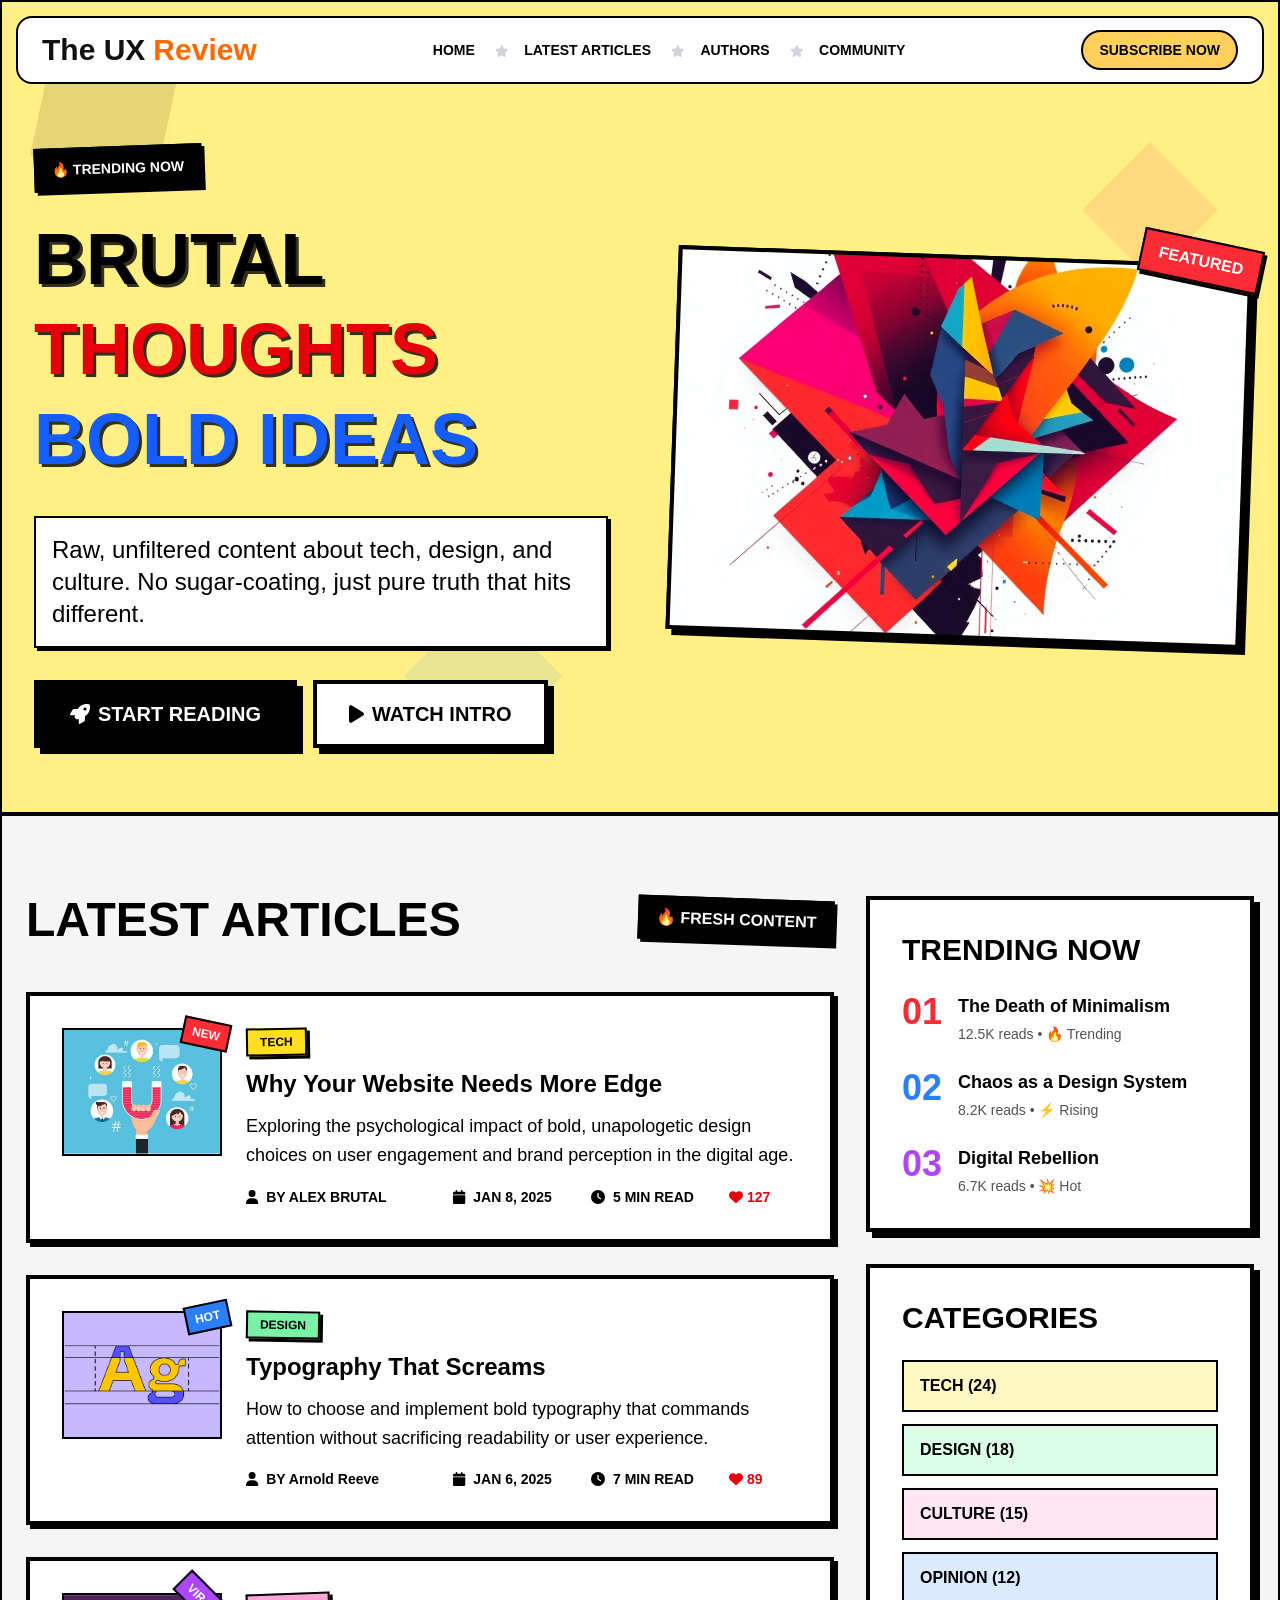
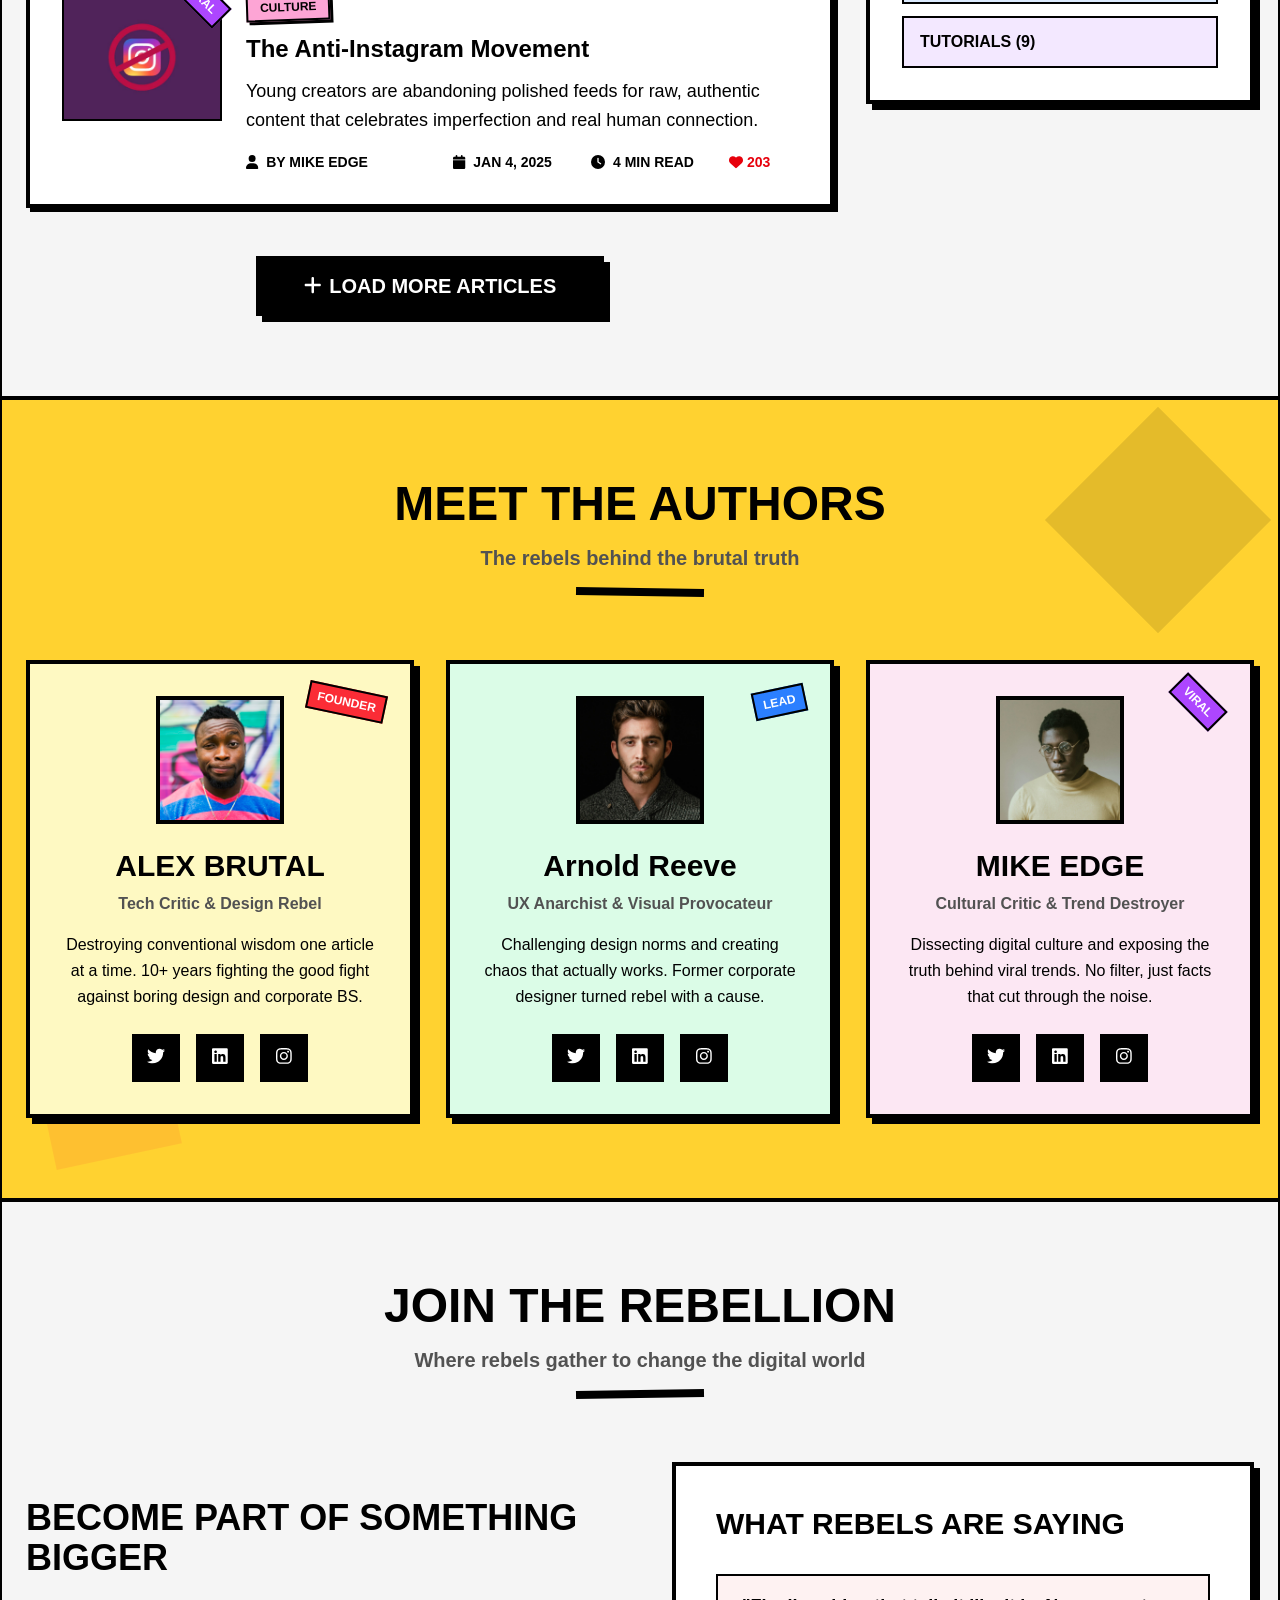
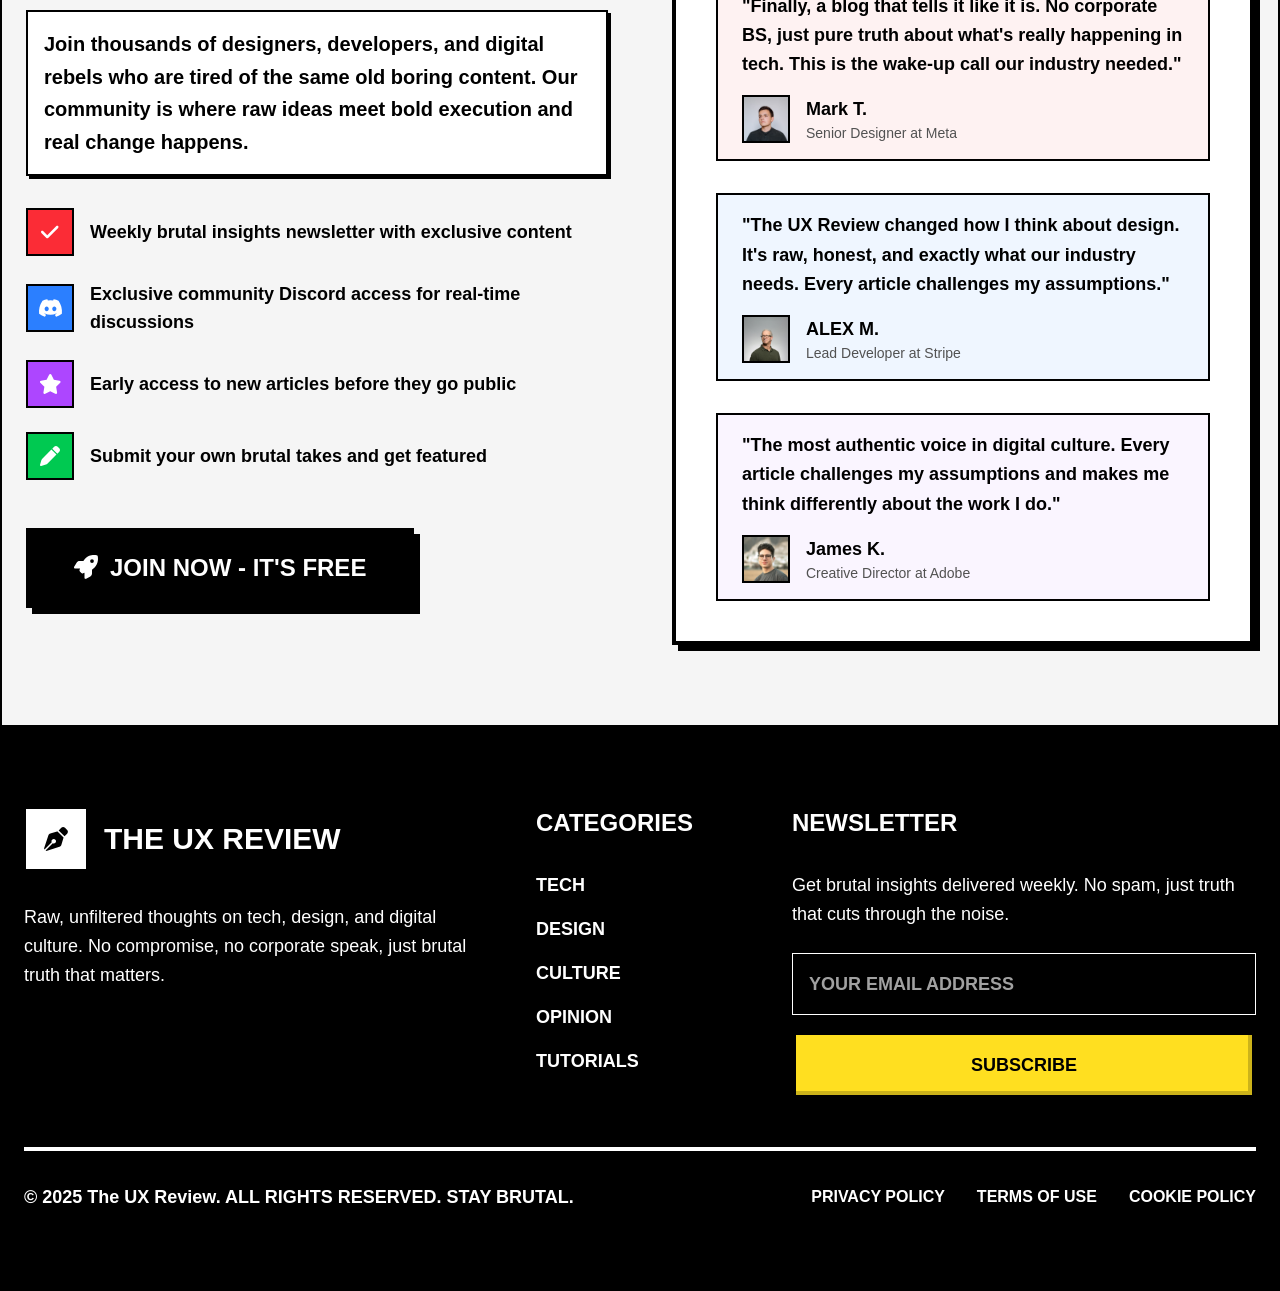
<file: images/The UX Review Blog.html>
<!DOCTYPE html>
<!-- saved from url=(0038)https://the-ux-review-blog.vercel.app/ -->
<html class="fontawesome-i2svg-active fontawesome-i2svg-complete"><head><meta http-equiv="Content-Type" content="text/html; charset=UTF-8">
    
    <title>The UX Review Blog</title>
    <style type="text/css">:host,:root{--fa-font-solid:normal 900 1em/1 "Font Awesome 6 Solid";--fa-font-regular:normal 400 1em/1 "Font Awesome 6 Regular";--fa-font-light:normal 300 1em/1 "Font Awesome 6 Light";--fa-font-thin:normal 100 1em/1 "Font Awesome 6 Thin";--fa-font-duotone:normal 900 1em/1 "Font Awesome 6 Duotone";--fa-font-sharp-solid:normal 900 1em/1 "Font Awesome 6 Sharp";--fa-font-sharp-regular:normal 400 1em/1 "Font Awesome 6 Sharp";--fa-font-sharp-light:normal 300 1em/1 "Font Awesome 6 Sharp";--fa-font-brands:normal 400 1em/1 "Font Awesome 6 Brands"}svg:not(:host).svg-inline--fa,svg:not(:root).svg-inline--fa{overflow:visible;box-sizing:content-box}.svg-inline--fa{display:var(--fa-display,inline-block);height:1em;overflow:visible;vertical-align:-.125em}.svg-inline--fa.fa-2xs{vertical-align:.1em}.svg-inline--fa.fa-xs{vertical-align:0}.svg-inline--fa.fa-sm{vertical-align:-.0714285705em}.svg-inline--fa.fa-lg{vertical-align:-.2em}.svg-inline--fa.fa-xl{vertical-align:-.25em}.svg-inline--fa.fa-2xl{vertical-align:-.3125em}.svg-inline--fa.fa-pull-left{margin-right:var(--fa-pull-margin,.3em);width:auto}.svg-inline--fa.fa-pull-right{margin-left:var(--fa-pull-margin,.3em);width:auto}.svg-inline--fa.fa-li{width:var(--fa-li-width,2em);top:.25em}.svg-inline--fa.fa-fw{width:var(--fa-fw-width,1.25em)}.fa-layers svg.svg-inline--fa{bottom:0;left:0;margin:auto;position:absolute;right:0;top:0}.fa-layers-counter,.fa-layers-text{display:inline-block;position:absolute;text-align:center}.fa-layers{display:inline-block;height:1em;position:relative;text-align:center;vertical-align:-.125em;width:1em}.fa-layers svg.svg-inline--fa{-webkit-transform-origin:center center;transform-origin:center center}.fa-layers-text{left:50%;top:50%;-webkit-transform:translate(-50%,-50%);transform:translate(-50%,-50%);-webkit-transform-origin:center center;transform-origin:center center}.fa-layers-counter{background-color:var(--fa-counter-background-color,#ff253a);border-radius:var(--fa-counter-border-radius,1em);box-sizing:border-box;color:var(--fa-inverse,#fff);line-height:var(--fa-counter-line-height,1);max-width:var(--fa-counter-max-width,5em);min-width:var(--fa-counter-min-width,1.5em);overflow:hidden;padding:var(--fa-counter-padding,.25em .5em);right:var(--fa-right,0);text-overflow:ellipsis;top:var(--fa-top,0);-webkit-transform:scale(var(--fa-counter-scale,.25));transform:scale(var(--fa-counter-scale,.25));-webkit-transform-origin:top right;transform-origin:top right}.fa-layers-bottom-right{bottom:var(--fa-bottom,0);right:var(--fa-right,0);top:auto;-webkit-transform:scale(var(--fa-layers-scale,.25));transform:scale(var(--fa-layers-scale,.25));-webkit-transform-origin:bottom right;transform-origin:bottom right}.fa-layers-bottom-left{bottom:var(--fa-bottom,0);left:var(--fa-left,0);right:auto;top:auto;-webkit-transform:scale(var(--fa-layers-scale,.25));transform:scale(var(--fa-layers-scale,.25));-webkit-transform-origin:bottom left;transform-origin:bottom left}.fa-layers-top-right{top:var(--fa-top,0);right:var(--fa-right,0);-webkit-transform:scale(var(--fa-layers-scale,.25));transform:scale(var(--fa-layers-scale,.25));-webkit-transform-origin:top right;transform-origin:top right}.fa-layers-top-left{left:var(--fa-left,0);right:auto;top:var(--fa-top,0);-webkit-transform:scale(var(--fa-layers-scale,.25));transform:scale(var(--fa-layers-scale,.25));-webkit-transform-origin:top left;transform-origin:top left}.fa-1x{font-size:1em}.fa-2x{font-size:2em}.fa-3x{font-size:3em}.fa-4x{font-size:4em}.fa-5x{font-size:5em}.fa-6x{font-size:6em}.fa-7x{font-size:7em}.fa-8x{font-size:8em}.fa-9x{font-size:9em}.fa-10x{font-size:10em}.fa-2xs{font-size:.625em;line-height:.1em;vertical-align:.225em}.fa-xs{font-size:.75em;line-height:.0833333337em;vertical-align:.125em}.fa-sm{font-size:.875em;line-height:.0714285718em;vertical-align:.0535714295em}.fa-lg{font-size:1.25em;line-height:.05em;vertical-align:-.075em}.fa-xl{font-size:1.5em;line-height:.0416666682em;vertical-align:-.125em}.fa-2xl{font-size:2em;line-height:.03125em;vertical-align:-.1875em}.fa-fw{text-align:center;width:1.25em}.fa-ul{list-style-type:none;margin-left:var(--fa-li-margin,2.5em);padding-left:0}.fa-ul>li{position:relative}.fa-li{left:calc(var(--fa-li-width,2em) * -1);position:absolute;text-align:center;width:var(--fa-li-width,2em);line-height:inherit}.fa-border{border-color:var(--fa-border-color,#eee);border-radius:var(--fa-border-radius,.1em);border-style:var(--fa-border-style,solid);border-width:var(--fa-border-width,.08em);padding:var(--fa-border-padding,.2em .25em .15em)}.fa-pull-left{float:left;margin-right:var(--fa-pull-margin,.3em)}.fa-pull-right{float:right;margin-left:var(--fa-pull-margin,.3em)}.fa-beat{-webkit-animation-name:fa-beat;animation-name:fa-beat;-webkit-animation-delay:var(--fa-animation-delay,0s);animation-delay:var(--fa-animation-delay,0s);-webkit-animation-direction:var(--fa-animation-direction,normal);animation-direction:var(--fa-animation-direction,normal);-webkit-animation-duration:var(--fa-animation-duration,1s);animation-duration:var(--fa-animation-duration,1s);-webkit-animation-iteration-count:var(--fa-animation-iteration-count,infinite);animation-iteration-count:var(--fa-animation-iteration-count,infinite);-webkit-animation-timing-function:var(--fa-animation-timing,ease-in-out);animation-timing-function:var(--fa-animation-timing,ease-in-out)}.fa-bounce{-webkit-animation-name:fa-bounce;animation-name:fa-bounce;-webkit-animation-delay:var(--fa-animation-delay,0s);animation-delay:var(--fa-animation-delay,0s);-webkit-animation-direction:var(--fa-animation-direction,normal);animation-direction:var(--fa-animation-direction,normal);-webkit-animation-duration:var(--fa-animation-duration,1s);animation-duration:var(--fa-animation-duration,1s);-webkit-animation-iteration-count:var(--fa-animation-iteration-count,infinite);animation-iteration-count:var(--fa-animation-iteration-count,infinite);-webkit-animation-timing-function:var(--fa-animation-timing,cubic-bezier(.28,.84,.42,1));animation-timing-function:var(--fa-animation-timing,cubic-bezier(.28,.84,.42,1))}.fa-fade{-webkit-animation-name:fa-fade;animation-name:fa-fade;-webkit-animation-delay:var(--fa-animation-delay,0s);animation-delay:var(--fa-animation-delay,0s);-webkit-animation-direction:var(--fa-animation-direction,normal);animation-direction:var(--fa-animation-direction,normal);-webkit-animation-duration:var(--fa-animation-duration,1s);animation-duration:var(--fa-animation-duration,1s);-webkit-animation-iteration-count:var(--fa-animation-iteration-count,infinite);animation-iteration-count:var(--fa-animation-iteration-count,infinite);-webkit-animation-timing-function:var(--fa-animation-timing,cubic-bezier(.4,0,.6,1));animation-timing-function:var(--fa-animation-timing,cubic-bezier(.4,0,.6,1))}.fa-beat-fade{-webkit-animation-name:fa-beat-fade;animation-name:fa-beat-fade;-webkit-animation-delay:var(--fa-animation-delay,0s);animation-delay:var(--fa-animation-delay,0s);-webkit-animation-direction:var(--fa-animation-direction,normal);animation-direction:var(--fa-animation-direction,normal);-webkit-animation-duration:var(--fa-animation-duration,1s);animation-duration:var(--fa-animation-duration,1s);-webkit-animation-iteration-count:var(--fa-animation-iteration-count,infinite);animation-iteration-count:var(--fa-animation-iteration-count,infinite);-webkit-animation-timing-function:var(--fa-animation-timing,cubic-bezier(.4,0,.6,1));animation-timing-function:var(--fa-animation-timing,cubic-bezier(.4,0,.6,1))}.fa-flip{-webkit-animation-name:fa-flip;animation-name:fa-flip;-webkit-animation-delay:var(--fa-animation-delay,0s);animation-delay:var(--fa-animation-delay,0s);-webkit-animation-direction:var(--fa-animation-direction,normal);animation-direction:var(--fa-animation-direction,normal);-webkit-animation-duration:var(--fa-animation-duration,1s);animation-duration:var(--fa-animation-duration,1s);-webkit-animation-iteration-count:var(--fa-animation-iteration-count,infinite);animation-iteration-count:var(--fa-animation-iteration-count,infinite);-webkit-animation-timing-function:var(--fa-animation-timing,ease-in-out);animation-timing-function:var(--fa-animation-timing,ease-in-out)}.fa-shake{-webkit-animation-name:fa-shake;animation-name:fa-shake;-webkit-animation-delay:var(--fa-animation-delay,0s);animation-delay:var(--fa-animation-delay,0s);-webkit-animation-direction:var(--fa-animation-direction,normal);animation-direction:var(--fa-animation-direction,normal);-webkit-animation-duration:var(--fa-animation-duration,1s);animation-duration:var(--fa-animation-duration,1s);-webkit-animation-iteration-count:var(--fa-animation-iteration-count,infinite);animation-iteration-count:var(--fa-animation-iteration-count,infinite);-webkit-animation-timing-function:var(--fa-animation-timing,linear);animation-timing-function:var(--fa-animation-timing,linear)}.fa-spin{-webkit-animation-name:fa-spin;animation-name:fa-spin;-webkit-animation-delay:var(--fa-animation-delay,0s);animation-delay:var(--fa-animation-delay,0s);-webkit-animation-direction:var(--fa-animation-direction,normal);animation-direction:var(--fa-animation-direction,normal);-webkit-animation-duration:var(--fa-animation-duration,2s);animation-duration:var(--fa-animation-duration,2s);-webkit-animation-iteration-count:var(--fa-animation-iteration-count,infinite);animation-iteration-count:var(--fa-animation-iteration-count,infinite);-webkit-animation-timing-function:var(--fa-animation-timing,linear);animation-timing-function:var(--fa-animation-timing,linear)}.fa-spin-reverse{--fa-animation-direction:reverse}.fa-pulse,.fa-spin-pulse{-webkit-animation-name:fa-spin;animation-name:fa-spin;-webkit-animation-direction:var(--fa-animation-direction,normal);animation-direction:var(--fa-animation-direction,normal);-webkit-animation-duration:var(--fa-animation-duration,1s);animation-duration:var(--fa-animation-duration,1s);-webkit-animation-iteration-count:var(--fa-animation-iteration-count,infinite);animation-iteration-count:var(--fa-animation-iteration-count,infinite);-webkit-animation-timing-function:var(--fa-animation-timing,steps(8));animation-timing-function:var(--fa-animation-timing,steps(8))}@media (prefers-reduced-motion:reduce){.fa-beat,.fa-beat-fade,.fa-bounce,.fa-fade,.fa-flip,.fa-pulse,.fa-shake,.fa-spin,.fa-spin-pulse{-webkit-animation-delay:-1ms;animation-delay:-1ms;-webkit-animation-duration:1ms;animation-duration:1ms;-webkit-animation-iteration-count:1;animation-iteration-count:1;-webkit-transition-delay:0s;transition-delay:0s;-webkit-transition-duration:0s;transition-duration:0s}}@-webkit-keyframes fa-beat{0%,90%{-webkit-transform:scale(1);transform:scale(1)}45%{-webkit-transform:scale(var(--fa-beat-scale,1.25));transform:scale(var(--fa-beat-scale,1.25))}}@keyframes fa-beat{0%,90%{-webkit-transform:scale(1);transform:scale(1)}45%{-webkit-transform:scale(var(--fa-beat-scale,1.25));transform:scale(var(--fa-beat-scale,1.25))}}@-webkit-keyframes fa-bounce{0%{-webkit-transform:scale(1,1) translateY(0);transform:scale(1,1) translateY(0)}10%{-webkit-transform:scale(var(--fa-bounce-start-scale-x,1.1),var(--fa-bounce-start-scale-y,.9)) translateY(0);transform:scale(var(--fa-bounce-start-scale-x,1.1),var(--fa-bounce-start-scale-y,.9)) translateY(0)}30%{-webkit-transform:scale(var(--fa-bounce-jump-scale-x,.9),var(--fa-bounce-jump-scale-y,1.1)) translateY(var(--fa-bounce-height,-.5em));transform:scale(var(--fa-bounce-jump-scale-x,.9),var(--fa-bounce-jump-scale-y,1.1)) translateY(var(--fa-bounce-height,-.5em))}50%{-webkit-transform:scale(var(--fa-bounce-land-scale-x,1.05),var(--fa-bounce-land-scale-y,.95)) translateY(0);transform:scale(var(--fa-bounce-land-scale-x,1.05),var(--fa-bounce-land-scale-y,.95)) translateY(0)}57%{-webkit-transform:scale(1,1) translateY(var(--fa-bounce-rebound,-.125em));transform:scale(1,1) translateY(var(--fa-bounce-rebound,-.125em))}64%{-webkit-transform:scale(1,1) translateY(0);transform:scale(1,1) translateY(0)}100%{-webkit-transform:scale(1,1) translateY(0);transform:scale(1,1) translateY(0)}}@keyframes fa-bounce{0%{-webkit-transform:scale(1,1) translateY(0);transform:scale(1,1) translateY(0)}10%{-webkit-transform:scale(var(--fa-bounce-start-scale-x,1.1),var(--fa-bounce-start-scale-y,.9)) translateY(0);transform:scale(var(--fa-bounce-start-scale-x,1.1),var(--fa-bounce-start-scale-y,.9)) translateY(0)}30%{-webkit-transform:scale(var(--fa-bounce-jump-scale-x,.9),var(--fa-bounce-jump-scale-y,1.1)) translateY(var(--fa-bounce-height,-.5em));transform:scale(var(--fa-bounce-jump-scale-x,.9),var(--fa-bounce-jump-scale-y,1.1)) translateY(var(--fa-bounce-height,-.5em))}50%{-webkit-transform:scale(var(--fa-bounce-land-scale-x,1.05),var(--fa-bounce-land-scale-y,.95)) translateY(0);transform:scale(var(--fa-bounce-land-scale-x,1.05),var(--fa-bounce-land-scale-y,.95)) translateY(0)}57%{-webkit-transform:scale(1,1) translateY(var(--fa-bounce-rebound,-.125em));transform:scale(1,1) translateY(var(--fa-bounce-rebound,-.125em))}64%{-webkit-transform:scale(1,1) translateY(0);transform:scale(1,1) translateY(0)}100%{-webkit-transform:scale(1,1) translateY(0);transform:scale(1,1) translateY(0)}}@-webkit-keyframes fa-fade{50%{opacity:var(--fa-fade-opacity,.4)}}@keyframes fa-fade{50%{opacity:var(--fa-fade-opacity,.4)}}@-webkit-keyframes fa-beat-fade{0%,100%{opacity:var(--fa-beat-fade-opacity,.4);-webkit-transform:scale(1);transform:scale(1)}50%{opacity:1;-webkit-transform:scale(var(--fa-beat-fade-scale,1.125));transform:scale(var(--fa-beat-fade-scale,1.125))}}@keyframes fa-beat-fade{0%,100%{opacity:var(--fa-beat-fade-opacity,.4);-webkit-transform:scale(1);transform:scale(1)}50%{opacity:1;-webkit-transform:scale(var(--fa-beat-fade-scale,1.125));transform:scale(var(--fa-beat-fade-scale,1.125))}}@-webkit-keyframes fa-flip{50%{-webkit-transform:rotate3d(var(--fa-flip-x,0),var(--fa-flip-y,1),var(--fa-flip-z,0),var(--fa-flip-angle,-180deg));transform:rotate3d(var(--fa-flip-x,0),var(--fa-flip-y,1),var(--fa-flip-z,0),var(--fa-flip-angle,-180deg))}}@keyframes fa-flip{50%{-webkit-transform:rotate3d(var(--fa-flip-x,0),var(--fa-flip-y,1),var(--fa-flip-z,0),var(--fa-flip-angle,-180deg));transform:rotate3d(var(--fa-flip-x,0),var(--fa-flip-y,1),var(--fa-flip-z,0),var(--fa-flip-angle,-180deg))}}@-webkit-keyframes fa-shake{0%{-webkit-transform:rotate(-15deg);transform:rotate(-15deg)}4%{-webkit-transform:rotate(15deg);transform:rotate(15deg)}24%,8%{-webkit-transform:rotate(-18deg);transform:rotate(-18deg)}12%,28%{-webkit-transform:rotate(18deg);transform:rotate(18deg)}16%{-webkit-transform:rotate(-22deg);transform:rotate(-22deg)}20%{-webkit-transform:rotate(22deg);transform:rotate(22deg)}32%{-webkit-transform:rotate(-12deg);transform:rotate(-12deg)}36%{-webkit-transform:rotate(12deg);transform:rotate(12deg)}100%,40%{-webkit-transform:rotate(0);transform:rotate(0)}}@keyframes fa-shake{0%{-webkit-transform:rotate(-15deg);transform:rotate(-15deg)}4%{-webkit-transform:rotate(15deg);transform:rotate(15deg)}24%,8%{-webkit-transform:rotate(-18deg);transform:rotate(-18deg)}12%,28%{-webkit-transform:rotate(18deg);transform:rotate(18deg)}16%{-webkit-transform:rotate(-22deg);transform:rotate(-22deg)}20%{-webkit-transform:rotate(22deg);transform:rotate(22deg)}32%{-webkit-transform:rotate(-12deg);transform:rotate(-12deg)}36%{-webkit-transform:rotate(12deg);transform:rotate(12deg)}100%,40%{-webkit-transform:rotate(0);transform:rotate(0)}}@-webkit-keyframes fa-spin{0%{-webkit-transform:rotate(0);transform:rotate(0)}100%{-webkit-transform:rotate(360deg);transform:rotate(360deg)}}@keyframes fa-spin{0%{-webkit-transform:rotate(0);transform:rotate(0)}100%{-webkit-transform:rotate(360deg);transform:rotate(360deg)}}.fa-rotate-90{-webkit-transform:rotate(90deg);transform:rotate(90deg)}.fa-rotate-180{-webkit-transform:rotate(180deg);transform:rotate(180deg)}.fa-rotate-270{-webkit-transform:rotate(270deg);transform:rotate(270deg)}.fa-flip-horizontal{-webkit-transform:scale(-1,1);transform:scale(-1,1)}.fa-flip-vertical{-webkit-transform:scale(1,-1);transform:scale(1,-1)}.fa-flip-both,.fa-flip-horizontal.fa-flip-vertical{-webkit-transform:scale(-1,-1);transform:scale(-1,-1)}.fa-rotate-by{-webkit-transform:rotate(var(--fa-rotate-angle,none));transform:rotate(var(--fa-rotate-angle,none))}.fa-stack{display:inline-block;vertical-align:middle;height:2em;position:relative;width:2.5em}.fa-stack-1x,.fa-stack-2x{bottom:0;left:0;margin:auto;position:absolute;right:0;top:0;z-index:var(--fa-stack-z-index,auto)}.svg-inline--fa.fa-stack-1x{height:1em;width:1.25em}.svg-inline--fa.fa-stack-2x{height:2em;width:2.5em}.fa-inverse{color:var(--fa-inverse,#fff)}.fa-sr-only,.sr-only{position:absolute;width:1px;height:1px;padding:0;margin:-1px;overflow:hidden;clip:rect(0,0,0,0);white-space:nowrap;border-width:0}.fa-sr-only-focusable:not(:focus),.sr-only-focusable:not(:focus){position:absolute;width:1px;height:1px;padding:0;margin:-1px;overflow:hidden;clip:rect(0,0,0,0);white-space:nowrap;border-width:0}.svg-inline--fa .fa-primary{fill:var(--fa-primary-color,currentColor);opacity:var(--fa-primary-opacity,1)}.svg-inline--fa .fa-secondary{fill:var(--fa-secondary-color,currentColor);opacity:var(--fa-secondary-opacity,.4)}.svg-inline--fa.fa-swap-opacity .fa-primary{opacity:var(--fa-secondary-opacity,.4)}.svg-inline--fa.fa-swap-opacity .fa-secondary{opacity:var(--fa-primary-opacity,1)}.svg-inline--fa mask .fa-primary,.svg-inline--fa mask .fa-secondary{fill:#000}.fa-duotone.fa-inverse,.fad.fa-inverse{color:var(--fa-inverse,#fff)}</style><link rel="icon" href="https://the-ux-review-blog.vercel.app/assets/favicon-Bg91HCOF.png">
    <meta name="viewport" content="width=device-width, initial-scale=1.0">
    <script src="./The UX Review Blog_files/all.min.js" crossorigin="anonymous" referrerpolicy="no-referrer"></script>
    <!-- add meta for share links -->
    <meta property="og:title" content="The UX Review">
    <meta property="og:description" content="A blog about UX design and research.">
    <meta property="og:image" content="https://i.ibb.co/60jyQVr0/156-UX-Definition-Illustration-blog.png">
    <meta property="og:url" content="https://the-ux-review-blog.vercel.app/">
    <link rel="preconnect" href="https://fonts.googleapis.com/">
    <link rel="preconnect" href="https://fonts.gstatic.com/" crossorigin="">
    <link href="./The UX Review Blog_files/css2" rel="stylesheet">
    <link rel="stylesheet" crossorigin="" href="./The UX Review Blog_files/index-CaRBhNJ-.css">
  <style>._button_10caf_25{border-radius:8px;border:unset;cursor:pointer;transition:.3s}._button_10caf_25:disabled{opacity:.3;cursor:not-allowed}._button_default_10caf_35{background:transparent;color:#43434e}._button_default_10caf_35:hover{background:#f3f4f7}._button_default_10caf_35:active{background:#8e8e8e}._button_default_10caf_35 ._svg_10caf_45 *{fill:#43434e}._button_primary_10caf_48{background:#007eff;color:#fff}._button_primary_10caf_48:hover{background:#3398ff}._button_primary_10caf_48:active{background:#66b2ff}._button_primary_10caf_48 ._svg_10caf_45 *{fill:#fff}._button_link_10caf_61{background:transparent;color:#007eff}._button_link_10caf_61:hover{color:#3398ff}._button_link_10caf_61:active{color:#66b2ff}._button_link_10caf_61 ._svg_10caf_45 *{fill:#007eff}._button_link_10caf_61 ._svg_10caf_45 *:hover{fill:#3398ff}._button_link_10caf_61 ._svg_10caf_45 *:active{fill:#66b2ff}._button_large_10caf_80{padding:12px 16px}._button_large_10caf_80 *{font-size:16px}._button_medium_10caf_86{padding:8px 16px}._button_medium_10caf_86 *{font-size:16px}._button_small_10caf_92{padding:4px;min-height:24px}._button_small_10caf_92 *{font-size:12px}._flexBox_9xdww_14{flex-flow:unset}._gap_extraTiny_9xdww_18{gap:2px}._gap_tiny_9xdww_22{gap:4px}._gap_extraSmall_9xdww_26{gap:6px}._gap_small_9xdww_30{gap:8px}._gap_medium_9xdww_34{gap:16px}._gap_normal_9xdww_38{gap:24px}._gap_large_9xdww_42{gap:32px}._gap_xLarge_9xdww_46{gap:48px}._gap_xxLarge_9xdww_50{gap:56px}._gap_extraLarge_9xdww_54{gap:64px}._column_9xdww_58{flex-direction:column!important}._flexWrap_9xdww_62{flex-wrap:wrap}._popover_12uvb_1{position:fixed;padding:8px 10px;z-index:2147483647;background:#31363de6;border-radius:4px;color:#fff;font-size:14px}._buttons_12uvb_11{position:fixed;top:0;right:0;padding:8px;z-index:2147483647}._popup_hcu7e_1{position:fixed;z-index:2147483649;background:#ffffffe6;border-radius:4px;color:#000;font-size:14px;line-height:1.286;width:350px;-webkit-backdrop-filter:blur(2px);backdrop-filter:blur(2px);box-shadow:0 0 7px -5px #000}._popup_hcu7e_1:before{border-color:rgba(255,255,255,.9) transparent;border-width:0 7px 7px 7px;left:7px;top:-7px;border-style:solid;content:".";display:block;height:0;position:absolute;text-indent:-30000px;width:0}._color_hcu7e_27{width:20px;height:20px;cursor:pointer;flex-shrink:0}._styleContainer_hcu7e_34{white-space:nowrap;overflow:hidden;text-overflow:ellipsis}._extraTiny_dg7lc_14{padding:2px}._extraTinyVR_dg7lc_18{padding-top:2px;padding-bottom:2px}._extraTinyHR_dg7lc_23{padding-left:2px;padding-right:2px}._extraTinyTop_dg7lc_28{padding-top:2px}._extraTinyRight_dg7lc_32{padding-right:2px}._extraTinyBottom_dg7lc_36{padding-bottom:2px}._extraTinyLeft_dg7lc_40{padding-left:2px}._tiny_dg7lc_44{padding:4px}._tinyVR_dg7lc_48{padding-top:4px;padding-bottom:4px}._tinyHR_dg7lc_53{padding-left:4px;padding-right:4px}._tinyTop_dg7lc_58{padding-top:4px}._tinyRight_dg7lc_62{padding-right:4px}._tinyBottom_dg7lc_66{padding-bottom:4px}._tinyLeft_dg7lc_70{padding-left:4px}._extraSmall_dg7lc_74{padding:6px}._extraSmallVR_dg7lc_78{padding-top:6px;padding-bottom:6px}._extraSmallHR_dg7lc_83{padding-left:6px;padding-right:6px}._extraSmallTop_dg7lc_88{padding-top:6px}._extraSmallRight_dg7lc_92{padding-right:6px}._extraSmallBottom_dg7lc_96{padding-bottom:6px}._extraSmallLeft_dg7lc_100{padding-left:6px}._small_dg7lc_104{padding:8px}._smallVR_dg7lc_108{padding-top:8px;padding-bottom:8px}._smallHR_dg7lc_113{padding-left:8px;padding-right:8px}._smallTop_dg7lc_118{padding-top:8px}._smallRight_dg7lc_122{padding-right:8px}._smallBottom_dg7lc_126{padding-bottom:8px}._smallLeft_dg7lc_130{padding-left:8px}._medium_dg7lc_134{padding:16px}._mediumVR_dg7lc_138{padding-top:16px;padding-bottom:16px}._mediumHR_dg7lc_143{padding-left:16px;padding-right:16px}._mediumTop_dg7lc_148{padding-top:16px}._mediumRight_dg7lc_152{padding-right:16px}._mediumBottom_dg7lc_156{padding-bottom:16px}._mediumLeft_dg7lc_160{padding-left:16px}._normal_dg7lc_164{padding:24px}._normalVR_dg7lc_168{padding-top:24px;padding-bottom:24px}._normalHR_dg7lc_173{padding-left:24px;padding-right:24px}._normalTop_dg7lc_178{padding-top:24px}._normalRight_dg7lc_182{padding-right:24px}._normalBottom_dg7lc_186{padding-bottom:24px}._normalLeft_dg7lc_190{padding-left:24px}._large_dg7lc_194{padding:32px}._largeVR_dg7lc_198{padding-top:32px;padding-bottom:32px}._largeHR_dg7lc_203{padding-left:32px;padding-right:32px}._largeTop_dg7lc_208{padding-top:32px}._largeRight_dg7lc_212{padding-right:32px}._largeBottom_dg7lc_216{padding-bottom:32px}._largeLeft_dg7lc_220{padding-left:32px}._xLarge_dg7lc_224{padding:48px}._xLargeVR_dg7lc_228{padding-top:48px;padding-bottom:48px}._xLargeHR_dg7lc_233{padding-left:48px;padding-right:48px}._xLargeTop_dg7lc_238{padding-top:48px}._xLargeRight_dg7lc_242{padding-right:48px}._xLargeBottom_dg7lc_246{padding-bottom:48px}._xLargeLeft_dg7lc_250{padding-left:48px}._xxLarge_dg7lc_254{padding:56px}._xxLargeVR_dg7lc_258{padding-top:56px;padding-bottom:56px}._xxLargeHR_dg7lc_263{padding-left:56px;padding-right:56px}._xxLargeTop_dg7lc_268{padding-top:56px}._xxLargeRight_dg7lc_272{padding-right:56px}._xxLargeBottom_dg7lc_276{padding-bottom:56px}._xxLargeLeft_dg7lc_280{padding-left:56px}._extraLarge_dg7lc_284{padding:64px}._extraLargeVR_dg7lc_288{padding-top:64px;padding-bottom:64px}._extraLargeHR_dg7lc_293{padding-left:64px;padding-right:64px}._extraLargeTop_dg7lc_298{padding-top:64px}._extraLargeRight_dg7lc_302{padding-right:64px}._extraLargeBottom_dg7lc_306{padding-bottom:64px}._extraLargeLeft_dg7lc_310{padding-left:64px}._size_tiny_ldink_23,._size_tiny_ldink_23 *{font-size:12px}._size_small_ldink_27,._size_small_ldink_27 *{font-size:16px}._size_medium_ldink_31,._size_medium_ldink_31 *{font-size:18px}._size_large_ldink_35,._size_large_ldink_35 *{font-size:32px}._weight_thin_ldink_39,._weight_thin_ldink_39 *{font-weight:100}._weight_extraLight_ldink_43,._weight_extraLight_ldink_43 *{font-weight:200}._weight_light_ldink_47,._weight_light_ldink_47 *{font-weight:300}._weight_normal_ldink_51,._weight_normal_ldink_51 *{font-weight:400}._weight_medium_ldink_55,._weight_medium_ldink_55 *{font-weight:500}._weight_semiBold_ldink_59,._weight_semiBold_ldink_59 *{font-weight:600}._weight_bold_ldink_63,._weight_bold_ldink_63 *{font-weight:700}._weight_extraBold_ldink_67,._weight_extraBold_ldink_67 *{font-weight:800}._lineHeight_ldink_71{line-height:100%}._secondary_ldink_75{color:#8e8e8e}._modal_ib2ay_25{position:fixed;top:0;left:0;width:100%;height:100%;display:flex;justify-content:center;align-items:center;z-index:2147483649}._modal_ib2ay_25 ._background_ib2ay_36{position:absolute;top:0;left:0;width:100%;height:100%;transition:.3s;opacity:0;overflow:auto;background-color:color-mix(in srgb,#000000 60%,white 0%);-webkit-backdrop-filter:blur(2px);backdrop-filter:blur(2px)}._modal_ib2ay_25 ._window_ib2ay_48{min-width:280px;max-width:560px;background:#fff;border-radius:6px;padding:16px;z-index:1;position:relative;opacity:0;transform:scale(.01);transition:.3s;display:flex;flex-direction:column;box-shadow:0 2px 6px 2px #00000026,0 1px 2px #0000004d;overflow:auto}._modal_ib2ay_25 ._window_ib2ay_48 ._loading_ib2ay_64{position:absolute;width:100%;height:100%;top:0;left:0;background:#000000b3}._modal_ib2ay_25 ._window_ib2ay_48 ._loading_ib2ay_64 img{width:100px}._modal_visible_ib2ay_76 ._background_ib2ay_36{opacity:1}._modal_visible_ib2ay_76 ._window_ib2ay_48{opacity:1;transform:scale(1)}._modal_hidden_ib2ay_83 ._background_ib2ay_36{opacity:0}._modal_hidden_ib2ay_83 ._window_ib2ay_48{opacity:0;transform:scale(.01)}._modal_hiddenDone_ib2ay_90 ._background_ib2ay_36{opacity:0}._modal_hiddenDone_ib2ay_90 ._window_ib2ay_48{opacity:0;transform:scale(.01)}._color_13dyv_1{padding:0 8px;border-radius:8px;width:100%;box-shadow:0 0 7px -5px #000;font-weight:800;flex-shrink:0}
</style><style>
  .imageye-selected {
    outline: 2px solid black !important;
    box-shadow: 0 0 10px rgba(0, 0, 0, 0.5) !important;
  }
</style></head>
  <body class="bg-neutral-50" cz-shortcut-listen="true">
    <header id="header" class="fixed top-0 left-0 right-0 z-50">
      <div class="max-w-7xl mx-auto px-4 py-4">
        <div class="flex justify-between items-center border-2 border-black rounded-2xl shadow-custom bg-white px-6 py-3">
          <div id="logo" class="text-3xl font-extrabold">
            <a class="flex items-center gap-2 cursor-pointer" href="https://the-ux-review-blog.vercel.app/index.html#hero">
              <span class="text-brand-text">The UX </span>
              <span class="text-orange-500"> Review</span>
            </a>
          </div>

          <a href="https://the-ux-review-blog.vercel.app/#mobile-menu" class="menu-toggle brutal-border-sm brutal-shadow-xs xl:hidden">
            <svg class="svg-inline--fa fa-bars text-2xl cursor-pointer" aria-hidden="true" focusable="false" data-prefix="fas" data-icon="bars" role="img" xmlns="http://www.w3.org/2000/svg" viewBox="0 0 448 512" data-fa-i2svg=""><path fill="currentColor" d="M0 96C0 78.3 14.3 64 32 64H416c17.7 0 32 14.3 32 32s-14.3 32-32 32H32C14.3 128 0 113.7 0 96zM0 256c0-17.7 14.3-32 32-32H416c17.7 0 32 14.3 32 32s-14.3 32-32 32H32c-17.7 0-32-14.3-32-32zM448 416c0 17.7-14.3 32-32 32H32c-17.7 0-32-14.3-32-32s14.3-32 32-32H416c17.7 0 32 14.3 32 32z"></path></svg><!-- <i class="fa-solid fa-bars text-2xl cursor-pointer"></i> Font Awesome fontawesome.com -->
          </a>

          <nav id="main-nav" class="hidden xl:block text-sm font-semibold">
            <ul class="flex items-center gap-4">
              <li>
                <a class="hover:text-brand-orange transition-colors cursor-pointer" href="https://the-ux-review-blog.vercel.app/#hero">HOME</a>
                <svg class="svg-inline--fa fa-star text-xs text-gray-300 ml-4" aria-hidden="true" focusable="false" data-prefix="fas" data-icon="star" role="img" xmlns="http://www.w3.org/2000/svg" viewBox="0 0 576 512" data-fa-i2svg=""><path fill="currentColor" d="M316.9 18C311.6 7 300.4 0 288.1 0s-23.4 7-28.8 18L195 150.3 51.4 171.5c-12 1.8-22 10.2-25.7 21.7s-.7 24.2 7.9 32.7L137.8 329 113.2 474.7c-2 12 3 24.2 12.9 31.3s23 8 33.8 2.3l128.3-68.5 128.3 68.5c10.8 5.7 23.9 4.9 33.8-2.3s14.9-19.3 12.9-31.3L438.5 329 542.7 225.9c8.6-8.5 11.7-21.2 7.9-32.7s-13.7-19.9-25.7-21.7L381.2 150.3 316.9 18z"></path></svg><!-- <i class="fa-solid fa-star text-xs text-gray-300 ml-4"></i> Font Awesome fontawesome.com -->
              </li>

              <li>
                <a class="hover:text-brand-orange transition-colors cursor-pointer" href="https://the-ux-review-blog.vercel.app/#latestArticles">LATEST ARTICLES</a>
                <svg class="svg-inline--fa fa-star text-xs text-gray-300 ml-4" aria-hidden="true" focusable="false" data-prefix="fas" data-icon="star" role="img" xmlns="http://www.w3.org/2000/svg" viewBox="0 0 576 512" data-fa-i2svg=""><path fill="currentColor" d="M316.9 18C311.6 7 300.4 0 288.1 0s-23.4 7-28.8 18L195 150.3 51.4 171.5c-12 1.8-22 10.2-25.7 21.7s-.7 24.2 7.9 32.7L137.8 329 113.2 474.7c-2 12 3 24.2 12.9 31.3s23 8 33.8 2.3l128.3-68.5 128.3 68.5c10.8 5.7 23.9 4.9 33.8-2.3s14.9-19.3 12.9-31.3L438.5 329 542.7 225.9c8.6-8.5 11.7-21.2 7.9-32.7s-13.7-19.9-25.7-21.7L381.2 150.3 316.9 18z"></path></svg><!-- <i class="fa-solid fa-star text-xs text-gray-300 ml-4"></i> Font Awesome fontawesome.com -->
              </li>

              <li>
                <a class="hover:text-brand-orange transition-colors cursor-pointer" href="https://the-ux-review-blog.vercel.app/#authors">AUTHORS</a>
                <svg class="svg-inline--fa fa-star text-xs text-gray-300 ml-4" aria-hidden="true" focusable="false" data-prefix="fas" data-icon="star" role="img" xmlns="http://www.w3.org/2000/svg" viewBox="0 0 576 512" data-fa-i2svg=""><path fill="currentColor" d="M316.9 18C311.6 7 300.4 0 288.1 0s-23.4 7-28.8 18L195 150.3 51.4 171.5c-12 1.8-22 10.2-25.7 21.7s-.7 24.2 7.9 32.7L137.8 329 113.2 474.7c-2 12 3 24.2 12.9 31.3s23 8 33.8 2.3l128.3-68.5 128.3 68.5c10.8 5.7 23.9 4.9 33.8-2.3s14.9-19.3 12.9-31.3L438.5 329 542.7 225.9c8.6-8.5 11.7-21.2 7.9-32.7s-13.7-19.9-25.7-21.7L381.2 150.3 316.9 18z"></path></svg><!-- <i class="fa-solid fa-star text-xs text-gray-300 ml-4"></i> Font Awesome fontawesome.com -->
              </li>

              <li>
                <a class="hover:text-brand-orange transition-colors cursor-pointer" href="https://the-ux-review-blog.vercel.app/#community">COMMUNITY</a>
              </li>
            </ul>
          </nav>

          <div id="header-actions" class="hidden xl:block">
            <a class="flex items-center gap-2 text-sm font-bold bg-brand-yellow border-2 border-black rounded-full shadow-custom-sm hover:shadow-none hover:translate-x-[3px] hover:translate-y-[3px] transition-all py-2 px-4  cursor-pointer" href="https://the-ux-review-blog.vercel.app/#community">
              SUBSCRIBE NOW
            </a>
          </div>

          <div id="mobile-menu" class="mobile-menu-container">
            <div class="mobile-menu-content brutal-shadow">
              <div class="p-6">
                <div class="flex justify-between items-center mb-8 border-b-2 border-t-2 border-black py-3">
                  <div class="text-2xl font-black transform -rotate-1">
                    MENU
                  </div>
                  <a href="https://the-ux-review-blog.vercel.app/#" class="mobile-menu-close text-2xl brutal-border-sm w-10 h-10 flex items-center justify-center hover:bg-red-100 transition-colors">
                    <svg class="svg-inline--fa fa-xmark" aria-hidden="true" focusable="false" data-prefix="fas" data-icon="xmark" role="img" xmlns="http://www.w3.org/2000/svg" viewBox="0 0 384 512" data-fa-i2svg=""><path fill="currentColor" d="M342.6 150.6c12.5-12.5 12.5-32.8 0-45.3s-32.8-12.5-45.3 0L192 210.7 86.6 105.4c-12.5-12.5-32.8-12.5-45.3 0s-12.5 32.8 0 45.3L146.7 256 41.4 361.4c-12.5 12.5-12.5 32.8 0 45.3s32.8 12.5 45.3 0L192 301.3 297.4 406.6c12.5 12.5 32.8 12.5 45.3 0s12.5-32.8 0-45.3L237.3 256 342.6 150.6z"></path></svg><!-- <i class="fa-solid fa-times"></i> Font Awesome fontawesome.com -->
                  </a>
                </div>
                <nav class="mb-8">
                  <ul class="space-y-6">
                    <li>
                      <a href="https://the-ux-review-blog.vercel.app/#hero" class="text-xl font-bold hover:text-brand-orange block transform hover:-translate-y-1 transition-transform">HOME</a>
                    </li>

                    <li>
                      <a href="https://the-ux-review-blog.vercel.app/#latestArticles" class="text-xl font-bold hover:text-brand-orange block transform hover:-translate-y-1 transition-transform">LATEST ARTICLES</a>
                    </li>
                    <li>
                      <a href="https://the-ux-review-blog.vercel.app/#authors" class="text-xl font-bold hover:text-brand-orange block transform hover:-translate-y-1 transition-transform">AUTHORS</a>
                    </li>
                    <li>
                      <a href="https://the-ux-review-blog.vercel.app/#community" class="text-xl font-bold hover:text-brand-orange block transform hover:-translate-y-1 transition-transform">COMMUNITY</a>
                    </li>
                  </ul>
                </nav>
                <div class="mt-8">
                  <a href="https://the-ux-review-blog.vercel.app/#community" class="relative block w-full bg-brand-yellow text-black py-3 text-lg font-bold brutal-border brutal-shadow-xs text-center transform hover:-translate-y-1 transition-transform">
                    <svg class="svg-inline--fa fa-rocket mr-2" aria-hidden="true" focusable="false" data-prefix="fas" data-icon="rocket" role="img" xmlns="http://www.w3.org/2000/svg" viewBox="0 0 512 512" data-fa-i2svg=""><path fill="currentColor" d="M156.6 384.9L125.7 354c-8.5-8.5-11.5-20.8-7.7-32.2c3-8.9 7-20.5 11.8-33.8L24 288c-8.6 0-16.6-4.6-20.9-12.1s-4.2-16.7 .2-24.1l52.5-88.5c13-21.9 36.5-35.3 61.9-35.3l82.3 0c2.4-4 4.8-7.7 7.2-11.3C289.1-4.1 411.1-8.1 483.9 5.3c11.6 2.1 20.6 11.2 22.8 22.8c13.4 72.9 9.3 194.8-111.4 276.7c-3.5 2.4-7.3 4.8-11.3 7.2v82.3c0 25.4-13.4 49-35.3 61.9l-88.5 52.5c-7.4 4.4-16.6 4.5-24.1 .2s-12.1-12.2-12.1-20.9V380.8c-14.1 4.9-26.4 8.9-35.7 11.9c-11.2 3.6-23.4 .5-31.8-7.8zM384 168a40 40 0 1 0 0-80 40 40 0 1 0 0 80z"></path></svg><!-- <i class="fa-solid fa-rocket mr-2"></i> Font Awesome fontawesome.com -->SUBSCRIBE NOW
                  </a>
                </div>
              </div>
            </div>
          </div>
        </div>
      </div>
    </header>

    <section id="hero" class="bg-yellow-200 pb-16 pt-36 brutal-border-sm border-b-4 flex items-center relative overflow-hidden">
      <div class="absolute inset-0 opacity-10">
        <div class="absolute top-10 left-10 w-32 h-32 bg-black transform rotate-12"></div>
        <div class="absolute top-40 right-20 w-24 h-24 bg-red-500 transform -rotate-45"></div>
        <div class="absolute bottom-20 left-1/3 w-28 h-28 bg-blue-500 transform rotate-45"></div>
      </div>
      <div class="max-w-7xl mx-auto px-8 w-full relative z-10">
        <div class="grid grid-cols-1 lg:grid-cols-2 gap-16 items-center">
          <div>
            <div class="bg-black text-white px-4 py-2 inline-block mb-6 brutal-border-sm brutal-shadow-xs transform -rotate-2">
              <span class="text-sm font-bold">🔥 TRENDING NOW</span>
            </div>
            <h2 class="text-7xl font-black mb-8 leading-tight text-shadow-white">
              BRUTAL<br>
              <span class="text-red-600">THOUGHTS</span><br>
              <span class="text-blue-600">BOLD IDEAS</span>
            </h2>
            <p class="text-2xl mb-8 font-medium bg-white p-4 brutal-border-sm brutal-shadow-xs">
              Raw, unfiltered content about tech, design, and culture. No
              sugar-coating, just pure truth that hits different.
            </p>
            <div class="flex items-center space-x-4">
              <div class="relative isolate before:w-full before:h-full before:absolute before:top-1.5 before:left-1.5 before:bg-black before:-z-10">
                <button class="bg-black cursor-pointer text-white brutal-border px-8 py-4 text-xl font-bold hover:translate-1.5 transition-transform duration-200">
                  <svg class="svg-inline--fa fa-rocket mr-2" aria-hidden="true" focusable="false" data-prefix="fas" data-icon="rocket" role="img" xmlns="http://www.w3.org/2000/svg" viewBox="0 0 512 512" data-fa-i2svg=""><path fill="currentColor" d="M156.6 384.9L125.7 354c-8.5-8.5-11.5-20.8-7.7-32.2c3-8.9 7-20.5 11.8-33.8L24 288c-8.6 0-16.6-4.6-20.9-12.1s-4.2-16.7 .2-24.1l52.5-88.5c13-21.9 36.5-35.3 61.9-35.3l82.3 0c2.4-4 4.8-7.7 7.2-11.3C289.1-4.1 411.1-8.1 483.9 5.3c11.6 2.1 20.6 11.2 22.8 22.8c13.4 72.9 9.3 194.8-111.4 276.7c-3.5 2.4-7.3 4.8-11.3 7.2v82.3c0 25.4-13.4 49-35.3 61.9l-88.5 52.5c-7.4 4.4-16.6 4.5-24.1 .2s-12.1-12.2-12.1-20.9V380.8c-14.1 4.9-26.4 8.9-35.7 11.9c-11.2 3.6-23.4 .5-31.8-7.8zM384 168a40 40 0 1 0 0-80 40 40 0 1 0 0 80z"></path></svg><!-- <i class="fa-solid fa-rocket mr-2"></i> Font Awesome fontawesome.com -->START READING
                </button>
              </div>
              <div class="relative isolate before:w-full before:h-full before:absolute before:top-1.5 before:left-1.5 before:bg-black before:-z-10">
                <button class="bg-white cursor-pointer brutal-border px-8 py-4 text-xl font-bold hover:translate-1.5 transition-transform duration-200">
                  <svg class="svg-inline--fa fa-play mr-2" aria-hidden="true" focusable="false" data-prefix="fas" data-icon="play" role="img" xmlns="http://www.w3.org/2000/svg" viewBox="0 0 384 512" data-fa-i2svg=""><path fill="currentColor" d="M73 39c-14.8-9.1-33.4-9.4-48.5-.9S0 62.6 0 80V432c0 17.4 9.4 33.4 24.5 41.9s33.7 8.1 48.5-.9L361 297c14.3-8.7 23-24.2 23-41s-8.7-32.2-23-41L73 39z"></path></svg><!-- <i class="fa-solid fa-play mr-2"></i> Font Awesome fontawesome.com -->WATCH INTRO
                </button>
              </div>
            </div>
          </div>
          <div class="relative">
            <div class="bg-black brutal-border brutal-shadow h-96 flex items-center justify-center transform lg:rotate-2 hover-lift transition-all duration-300">
              <img class="w-full h-full object-cover" src="./The UX Review Blog_files/e7c75b833c-f09fa794a4e1fbd04b1e.png" alt="abstract brutalist geometric shapes with bold colors, digital art style, high contrast">
            </div>
            <div class="absolute -top-4 -right-4 bg-red-500 text-white px-4 py-2 brutal-border-sm brutal-shadow-xs transform rotate-12">
              <span class="font-bold">FEATURED</span>
            </div>
          </div>
        </div>
      </div>
    </section>

    <section id="latestArticles" class="bg-neutral-100 py-20 brutal-border-sm border-b-4">
      <div class="max-w-7xl mx-auto px-6">
        <div class="grid grid-cols-1 lg:grid-cols-3 gap-8">
          <div class="lg:col-span-2">
            <div class="flex items-center justify-between mb-12">
              <h3 class="text-5xl font-black">LATEST ARTICLES</h3>
              <div class="bg-black hidden sm:block text-white px-4 py-2 brutal-border-sm brutal-shadow-xs transform rotate-2">
                <span class="font-bold">🔥 FRESH CONTENT</span>
              </div>
            </div>
            <div class="space-y-8">
              <article class="bg-white brutal-border brutal-shadow-sm p-8 hover-lift transition-all duration-300 group">
                <div class="flex flex-col lg:flex-row items-start space-x-6">
                  <div class="relative mb-3 lg:mb-0 flex-shrink-0">
                    <img class="w-40 h-32 object-cover brutal-border-sm" src="./The UX Review Blog_files/user-engagement-2-DFdiyblT.jpg" alt="bold website design with sharp edges and contrasting colors">
                    <div class="absolute -top-2 -right-2 bg-red-500 text-white px-2 py-1 text-xs font-bold brutal-border-sm transform rotate-12">
                      NEW
                    </div>
                  </div>
                  <div class="flex-1">
                    <div class="bg-yellow-300 brutal-border-sm px-3 py-1 text-xs font-bold inline-block mb-3 brutal-shadow-xs transform -rotate-1">
                      TECH
                    </div>
                    <h4 class="text-2xl font-bold mb-3 group-hover:text-red-600 transition-colors">
                      Why Your Website Needs More Edge
                    </h4>
                    <p class="mb-4 text-lg leading-relaxed">
                      Exploring the psychological impact of bold, unapologetic
                      design choices on user engagement and brand perception in
                      the digital age.
                    </p>
                    <div class="grid grid-cols-1 sm:grid-cols-2 xl:grid-cols-8 items-center space-x-6 text-sm font-semibold">
                      <span class="flex items-center xl:col-span-3"><svg class="svg-inline--fa fa-user mr-2" aria-hidden="true" focusable="false" data-prefix="fas" data-icon="user" role="img" xmlns="http://www.w3.org/2000/svg" viewBox="0 0 448 512" data-fa-i2svg=""><path fill="currentColor" d="M224 256A128 128 0 1 0 224 0a128 128 0 1 0 0 256zm-45.7 48C79.8 304 0 383.8 0 482.3C0 498.7 13.3 512 29.7 512H418.3c16.4 0 29.7-13.3 29.7-29.7C448 383.8 368.2 304 269.7 304H178.3z"></path></svg><!-- <i class="fa-solid fa-user mr-2"></i> Font Awesome fontawesome.com -->BY ALEX
                        BRUTAL</span>
                      <span class="flex items-center xl:col-span-2"><svg class="svg-inline--fa fa-calendar mr-2" aria-hidden="true" focusable="false" data-prefix="fas" data-icon="calendar" role="img" xmlns="http://www.w3.org/2000/svg" viewBox="0 0 448 512" data-fa-i2svg=""><path fill="currentColor" d="M96 32V64H48C21.5 64 0 85.5 0 112v48H448V112c0-26.5-21.5-48-48-48H352V32c0-17.7-14.3-32-32-32s-32 14.3-32 32V64H160V32c0-17.7-14.3-32-32-32S96 14.3 96 32zM448 192H0V464c0 26.5 21.5 48 48 48H400c26.5 0 48-21.5 48-48V192z"></path></svg><!-- <i class="fa-solid fa-calendar mr-2"></i> Font Awesome fontawesome.com -->JAN 8,
                        2025</span>
                      <span class="flex items-center xl:col-span-2"><svg class="svg-inline--fa fa-clock mr-2" aria-hidden="true" focusable="false" data-prefix="fas" data-icon="clock" role="img" xmlns="http://www.w3.org/2000/svg" viewBox="0 0 512 512" data-fa-i2svg=""><path fill="currentColor" d="M256 0a256 256 0 1 1 0 512A256 256 0 1 1 256 0zM232 120V256c0 8 4 15.5 10.7 20l96 64c11 7.4 25.9 4.4 33.3-6.7s4.4-25.9-6.7-33.3L280 243.2V120c0-13.3-10.7-24-24-24s-24 10.7-24 24z"></path></svg><!-- <i class="fa-solid fa-clock mr-2"></i> Font Awesome fontawesome.com -->5 MIN READ</span>
                      <span class="flex items-center text-red-600"><svg class="svg-inline--fa fa-heart mr-1" aria-hidden="true" focusable="false" data-prefix="fas" data-icon="heart" role="img" xmlns="http://www.w3.org/2000/svg" viewBox="0 0 512 512" data-fa-i2svg=""><path fill="currentColor" d="M47.6 300.4L228.3 469.1c7.5 7 17.4 10.9 27.7 10.9s20.2-3.9 27.7-10.9L464.4 300.4c30.4-28.3 47.6-68 47.6-109.5v-5.8c0-69.9-50.5-129.5-119.4-141C347 36.5 300.6 51.4 268 84L256 96 244 84c-32.6-32.6-79-47.5-124.6-39.9C50.5 55.6 0 115.2 0 185.1v5.8c0 41.5 17.2 81.2 47.6 109.5z"></path></svg><!-- <i class="fa-solid fa-heart mr-1"></i> Font Awesome fontawesome.com -->127</span>
                    </div>
                  </div>
                </div>
              </article>

              <article class="bg-white brutal-border brutal-shadow-sm p-8 hover-lift transition-all duration-300 group">
                <div class="flex flex-col lg:flex-row items-start space-x-6">
                  <div class="relative mb-3 lg:mb-0 flex-shrink-0">
                    <img class="w-40 h-32 object-cover brutal-border-sm" src="./The UX Review Blog_files/guide-to-typography-CNuK3VDW.avif" alt="bold typography design, experimental fonts, creative lettering">
                    <div class="absolute -top-2 -right-2 bg-blue-500 text-white px-2 py-1 text-xs font-bold brutal-border-sm transform -rotate-12">
                      HOT
                    </div>
                  </div>
                  <div class="flex-1">
                    <div class="bg-green-300 brutal-border-sm px-3 py-1 text-xs font-bold inline-block mb-3 brutal-shadow-xs transform rotate-1">
                      DESIGN
                    </div>
                    <h4 class="text-2xl font-bold mb-3 group-hover:text-blue-600 transition-colors">
                      Typography That Screams
                    </h4>
                    <p class="mb-4 text-lg leading-relaxed">
                      How to choose and implement bold typography that commands
                      attention without sacrificing readability or user
                      experience.
                    </p>
                    <div class="grid grid-cols-1 sm:grid-cols-2 xl:grid-cols-8 items-center space-x-6 text-sm font-semibold">
                      <span class="flex items-center xl:col-span-3"><svg class="svg-inline--fa fa-user mr-2" aria-hidden="true" focusable="false" data-prefix="fas" data-icon="user" role="img" xmlns="http://www.w3.org/2000/svg" viewBox="0 0 448 512" data-fa-i2svg=""><path fill="currentColor" d="M224 256A128 128 0 1 0 224 0a128 128 0 1 0 0 256zm-45.7 48C79.8 304 0 383.8 0 482.3C0 498.7 13.3 512 29.7 512H418.3c16.4 0 29.7-13.3 29.7-29.7C448 383.8 368.2 304 269.7 304H178.3z"></path></svg><!-- <i class="fa-solid fa-user mr-2"></i> Font Awesome fontawesome.com -->BY Arnold
                        Reeve</span>
                      <span class="flex items-center xl:col-span-2"><svg class="svg-inline--fa fa-calendar mr-2" aria-hidden="true" focusable="false" data-prefix="fas" data-icon="calendar" role="img" xmlns="http://www.w3.org/2000/svg" viewBox="0 0 448 512" data-fa-i2svg=""><path fill="currentColor" d="M96 32V64H48C21.5 64 0 85.5 0 112v48H448V112c0-26.5-21.5-48-48-48H352V32c0-17.7-14.3-32-32-32s-32 14.3-32 32V64H160V32c0-17.7-14.3-32-32-32S96 14.3 96 32zM448 192H0V464c0 26.5 21.5 48 48 48H400c26.5 0 48-21.5 48-48V192z"></path></svg><!-- <i class="fa-solid fa-calendar mr-2"></i> Font Awesome fontawesome.com -->JAN 6,
                        2025</span>
                      <span class="flex items-center xl:col-span-2"><svg class="svg-inline--fa fa-clock mr-2" aria-hidden="true" focusable="false" data-prefix="fas" data-icon="clock" role="img" xmlns="http://www.w3.org/2000/svg" viewBox="0 0 512 512" data-fa-i2svg=""><path fill="currentColor" d="M256 0a256 256 0 1 1 0 512A256 256 0 1 1 256 0zM232 120V256c0 8 4 15.5 10.7 20l96 64c11 7.4 25.9 4.4 33.3-6.7s4.4-25.9-6.7-33.3L280 243.2V120c0-13.3-10.7-24-24-24s-24 10.7-24 24z"></path></svg><!-- <i class="fa-solid fa-clock mr-2"></i> Font Awesome fontawesome.com -->7 MIN READ</span>
                      <span class="flex items-center text-red-600"><svg class="svg-inline--fa fa-heart mr-1" aria-hidden="true" focusable="false" data-prefix="fas" data-icon="heart" role="img" xmlns="http://www.w3.org/2000/svg" viewBox="0 0 512 512" data-fa-i2svg=""><path fill="currentColor" d="M47.6 300.4L228.3 469.1c7.5 7 17.4 10.9 27.7 10.9s20.2-3.9 27.7-10.9L464.4 300.4c30.4-28.3 47.6-68 47.6-109.5v-5.8c0-69.9-50.5-129.5-119.4-141C347 36.5 300.6 51.4 268 84L256 96 244 84c-32.6-32.6-79-47.5-124.6-39.9C50.5 55.6 0 115.2 0 185.1v5.8c0 41.5 17.2 81.2 47.6 109.5z"></path></svg><!-- <i class="fa-solid fa-heart mr-1"></i> Font Awesome fontawesome.com -->89</span>
                    </div>
                  </div>
                </div>
              </article>

              <article class="bg-white brutal-border brutal-shadow-sm p-8 hover-lift transition-all duration-300 group">
                <div class="flex flex-col lg:flex-row items-start space-x-6">
                  <div class="relative mb-3 lg:mb-0 flex-shrink-0">
                    <img class="w-40 h-32 object-cover brutal-border-sm" src="./The UX Review Blog_files/anti-instagram-Bn9b8TEi.jpg" alt="anti-instagram aesthetic, raw authentic social media content">
                    <div class="absolute -top-2 -right-2 bg-purple-500 text-white px-2 py-1 text-xs font-bold brutal-border-sm transform rotate-45">
                      VIRAL
                    </div>
                  </div>
                  <div class="flex-1">
                    <div class="bg-pink-300 brutal-border-sm px-3 py-1 text-xs font-bold inline-block mb-3 brutal-shadow-xs transform -rotate-2">
                      CULTURE
                    </div>
                    <h4 class="text-2xl font-bold mb-3 group-hover:text-purple-600 transition-colors">
                      The Anti-Instagram Movement
                    </h4>
                    <p class="mb-4 text-lg leading-relaxed">
                      Young creators are abandoning polished feeds for raw,
                      authentic content that celebrates imperfection and real
                      human connection.
                    </p>
                    <div class="grid grid-cols-1 sm:grid-cols-2 xl:grid-cols-8 items-center space-x-6 text-sm font-semibold">
                      <span class="flex items-center xl:col-span-3"><svg class="svg-inline--fa fa-user mr-2" aria-hidden="true" focusable="false" data-prefix="fas" data-icon="user" role="img" xmlns="http://www.w3.org/2000/svg" viewBox="0 0 448 512" data-fa-i2svg=""><path fill="currentColor" d="M224 256A128 128 0 1 0 224 0a128 128 0 1 0 0 256zm-45.7 48C79.8 304 0 383.8 0 482.3C0 498.7 13.3 512 29.7 512H418.3c16.4 0 29.7-13.3 29.7-29.7C448 383.8 368.2 304 269.7 304H178.3z"></path></svg><!-- <i class="fa-solid fa-user mr-2"></i> Font Awesome fontawesome.com -->BY MIKE EDGE</span>
                      <span class="flex items-center xl:col-span-2"><svg class="svg-inline--fa fa-calendar mr-2" aria-hidden="true" focusable="false" data-prefix="fas" data-icon="calendar" role="img" xmlns="http://www.w3.org/2000/svg" viewBox="0 0 448 512" data-fa-i2svg=""><path fill="currentColor" d="M96 32V64H48C21.5 64 0 85.5 0 112v48H448V112c0-26.5-21.5-48-48-48H352V32c0-17.7-14.3-32-32-32s-32 14.3-32 32V64H160V32c0-17.7-14.3-32-32-32S96 14.3 96 32zM448 192H0V464c0 26.5 21.5 48 48 48H400c26.5 0 48-21.5 48-48V192z"></path></svg><!-- <i class="fa-solid fa-calendar mr-2"></i> Font Awesome fontawesome.com -->JAN 4,
                        2025</span>
                      <span class="flex items-center xl:col-span-2"><svg class="svg-inline--fa fa-clock mr-2" aria-hidden="true" focusable="false" data-prefix="fas" data-icon="clock" role="img" xmlns="http://www.w3.org/2000/svg" viewBox="0 0 512 512" data-fa-i2svg=""><path fill="currentColor" d="M256 0a256 256 0 1 1 0 512A256 256 0 1 1 256 0zM232 120V256c0 8 4 15.5 10.7 20l96 64c11 7.4 25.9 4.4 33.3-6.7s4.4-25.9-6.7-33.3L280 243.2V120c0-13.3-10.7-24-24-24s-24 10.7-24 24z"></path></svg><!-- <i class="fa-solid fa-clock mr-2"></i> Font Awesome fontawesome.com -->4 MIN READ</span>
                      <span class="flex items-center text-red-600"><svg class="svg-inline--fa fa-heart mr-1" aria-hidden="true" focusable="false" data-prefix="fas" data-icon="heart" role="img" xmlns="http://www.w3.org/2000/svg" viewBox="0 0 512 512" data-fa-i2svg=""><path fill="currentColor" d="M47.6 300.4L228.3 469.1c7.5 7 17.4 10.9 27.7 10.9s20.2-3.9 27.7-10.9L464.4 300.4c30.4-28.3 47.6-68 47.6-109.5v-5.8c0-69.9-50.5-129.5-119.4-141C347 36.5 300.6 51.4 268 84L256 96 244 84c-32.6-32.6-79-47.5-124.6-39.9C50.5 55.6 0 115.2 0 185.1v5.8c0 41.5 17.2 81.2 47.6 109.5z"></path></svg><!-- <i class="fa-solid fa-heart mr-1"></i> Font Awesome fontawesome.com -->203</span>
                    </div>
                  </div>
                </div>
              </article>
            </div>

            <div class="mt-12 mx-auto w-fit relative isolate before:w-full before:h-full before:absolute before:top-1.5 before:left-1.5 before:bg-black before:-z-10">
              <button class="bg-black cursor-pointer text-white px-12 py-4 text-xl font-bold hover:translate-1.5 transition-transform duration-200">
                <svg class="svg-inline--fa fa-plus mr-2" aria-hidden="true" focusable="false" data-prefix="fas" data-icon="plus" role="img" xmlns="http://www.w3.org/2000/svg" viewBox="0 0 448 512" data-fa-i2svg=""><path fill="currentColor" d="M256 80c0-17.7-14.3-32-32-32s-32 14.3-32 32V224H48c-17.7 0-32 14.3-32 32s14.3 32 32 32H192V432c0 17.7 14.3 32 32 32s32-14.3 32-32V288H400c17.7 0 32-14.3 32-32s-14.3-32-32-32H256V80z"></path></svg><!-- <i class="fa-solid fa-plus mr-2"></i> Font Awesome fontawesome.com -->LOAD MORE ARTICLES
              </button>
            </div>
          </div>

          <div class="lg:col-span-1">
            <div class="sticky top-8 space-y-8">
              <div class="bg-white brutal-border brutal-shadow p-8">
                <h4 class="text-3xl font-black mb-6">TRENDING NOW</h4>
                <div class="space-y-6">
                  <div class="flex items-start space-x-4 group cursor-pointer">
                    <span class="text-4xl font-black text-red-500">01</span>
                    <div>
                      <h5 class="font-bold text-lg group-hover:text-red-600 transition-colors">
                        The Death of Minimalism
                      </h5>
                      <p class="text-sm text-neutral-600 mt-1">
                        12.5K reads • 🔥 Trending
                      </p>
                    </div>
                  </div>
                  <div class="flex items-start space-x-4 group cursor-pointer">
                    <span class="text-4xl font-black text-blue-500">02</span>
                    <div>
                      <h5 class="font-bold text-lg group-hover:text-blue-600 transition-colors">
                        Chaos as a Design System
                      </h5>
                      <p class="text-sm text-neutral-600 mt-1">
                        8.2K reads • ⚡ Rising
                      </p>
                    </div>
                  </div>
                  <div class="flex items-start space-x-4 group cursor-pointer">
                    <span class="text-4xl font-black text-purple-500">03</span>
                    <div>
                      <h5 class="font-bold text-lg group-hover:text-purple-600 transition-colors">
                        Digital Rebellion
                      </h5>
                      <p class="text-sm text-neutral-600 mt-1">
                        6.7K reads • 💥 Hot
                      </p>
                    </div>
                  </div>
                </div>
              </div>

              <div class="bg-white brutal-border brutal-shadow p-8">
                <h4 class="text-3xl font-black mb-6">CATEGORIES</h4>
                <div class="space-y-3">
                  <span class="block bg-yellow-100 brutal-border-sm px-4 py-3 hover:bg-yellow-300 transition-all cursor-pointer hover-lift font-bold">
                    TECH (24)
                  </span>
                  <span class="block bg-green-100 brutal-border-sm px-4 py-3 hover:bg-green-300 transition-all cursor-pointer hover-lift font-bold">
                    DESIGN (18)
                  </span>
                  <span class="block bg-pink-100 brutal-border-sm px-4 py-3 hover:bg-pink-300 transition-all cursor-pointer hover-lift font-bold">
                    CULTURE (15)
                  </span>
                  <span class="block bg-blue-100 brutal-border-sm px-4 py-3 hover:bg-blue-300 transition-all cursor-pointer hover-lift font-bold">
                    OPINION (12)
                  </span>
                  <span class="block bg-purple-100 brutal-border-sm px-4 py-3 hover:bg-purple-300 transition-all cursor-pointer hover-lift font-bold">
                    TUTORIALS (9)
                  </span>
                </div>
              </div>
            </div>
          </div>
        </div>
      </div>
    </section>

    <section id="authors" class="bg-amber-300 isolate py-20 brutal-border-sm border-b-4 relative overflow-hidden">
      <div class="absolute -z-10 inset-0 opacity-10">
        <div class="absolute top-10 right-10 w-40 h-40 bg-black transform rotate-45"></div>
        <div class="absolute bottom-10 left-10 w-32 h-32 bg-red-500 transform -rotate-12"></div>
      </div>
      <div class="max-w-7xl mx-auto px-6">
        <div class="text-center mb-16">
          <h3 class="text-5xl font-black mb-4">MEET THE AUTHORS</h3>
          <p class="text-xl font-semibold text-neutral-600">
            The rebels behind the brutal truth
          </p>
          <div class="w-32 h-2 bg-black mx-auto mt-4 transform rotate-1"></div>
        </div>
        <div class="grid grid-cols-1 lg:grid-cols-2 xl:grid-cols-3 gap-8">
          <div class="bg-yellow-100 brutal-border brutal-shadow p-8 text-center hover-lift transition-all duration-300 group">
            <div class="relative mb-6">
              <img src="./The UX Review Blog_files/avatar-2.jpg" alt="Alex Brutal" class="w-32 h-32 mx-auto brutal-border">
              <div class="absolute -top-2 -right-2 bg-red-500 text-white px-2 py-1 text-xs font-bold brutal-border-sm transform rotate-12">
                FOUNDER
              </div>
            </div>
            <h4 class="text-3xl font-black mb-2 group-hover:text-red-600 transition-colors">
              ALEX BRUTAL
            </h4>
            <p class="text-neutral-600 mb-4 font-bold">
              Tech Critic &amp; Design Rebel
            </p>
            <p class="mb-6 leading-relaxed">
              Destroying conventional wisdom one article at a time. 10+ years
              fighting the good fight against boring design and corporate BS.
            </p>
            <ul class="flex justify-center space-x-4">
              <li class="w-12 h-12 bg-black text-white flex items-center justify-center brutal-border-sm hover:bg-[#1DA1F2] transition-all cursor-pointer hover-lift">
                <a href="https://twitter.com/" target="_blank">
                  <svg class="svg-inline--fa fa-twitter text-lg" aria-hidden="true" focusable="false" data-prefix="fab" data-icon="twitter" role="img" xmlns="http://www.w3.org/2000/svg" viewBox="0 0 512 512" data-fa-i2svg=""><path fill="currentColor" d="M459.37 151.716c.325 4.548.325 9.097.325 13.645 0 138.72-105.583 298.558-298.558 298.558-59.452 0-114.68-17.219-161.137-47.106 8.447.974 16.568 1.299 25.34 1.299 49.055 0 94.213-16.568 130.274-44.832-46.132-.975-84.792-31.188-98.112-72.772 6.498.974 12.995 1.624 19.818 1.624 9.421 0 18.843-1.3 27.614-3.573-48.081-9.747-84.143-51.98-84.143-102.985v-1.299c13.969 7.797 30.214 12.67 47.431 13.319-28.264-18.843-46.781-51.005-46.781-87.391 0-19.492 5.197-37.36 14.294-52.954 51.655 63.675 129.3 105.258 216.365 109.807-1.624-7.797-2.599-15.918-2.599-24.04 0-57.828 46.782-104.934 104.934-104.934 30.213 0 57.502 12.67 76.67 33.137 23.715-4.548 46.456-13.32 66.599-25.34-7.798 24.366-24.366 44.833-46.132 57.827 21.117-2.273 41.584-8.122 60.426-16.243-14.292 20.791-32.161 39.308-52.628 54.253z"></path></svg><!-- <i class="fa-brands fa-twitter text-lg"></i> Font Awesome fontawesome.com -->
                </a>
              </li>
              <li class="w-12 h-12 bg-black text-white flex items-center justify-center brutal-border-sm hover:bg-blue-600 transition-all cursor-pointer hover-lift">
                <a href="https://linkedin.com/" target="_blank">
                  <svg class="svg-inline--fa fa-linkedin text-lg" aria-hidden="true" focusable="false" data-prefix="fab" data-icon="linkedin" role="img" xmlns="http://www.w3.org/2000/svg" viewBox="0 0 448 512" data-fa-i2svg=""><path fill="currentColor" d="M416 32H31.9C14.3 32 0 46.5 0 64.3v383.4C0 465.5 14.3 480 31.9 480H416c17.6 0 32-14.5 32-32.3V64.3c0-17.8-14.4-32.3-32-32.3zM135.4 416H69V202.2h66.5V416zm-33.2-243c-21.3 0-38.5-17.3-38.5-38.5S80.9 96 102.2 96c21.2 0 38.5 17.3 38.5 38.5 0 21.3-17.2 38.5-38.5 38.5zm282.1 243h-66.4V312c0-24.8-.5-56.7-34.5-56.7-34.6 0-39.9 27-39.9 54.9V416h-66.4V202.2h63.7v29.2h.9c8.9-16.8 30.6-34.5 62.9-34.5 67.2 0 79.7 44.3 79.7 101.9V416z"></path></svg><!-- <i class="fa-brands fa-linkedin text-lg"></i> Font Awesome fontawesome.com -->
                </a>
              </li>
              <li class="w-12 h-12 bg-black text-white flex items-center justify-center brutal-border-sm hover:bg-pink-600 transition-all cursor-pointer hover-lift">
                <a href="https://instagram.com/" target="_blank">
                  <svg class="svg-inline--fa fa-instagram text-lg" aria-hidden="true" focusable="false" data-prefix="fab" data-icon="instagram" role="img" xmlns="http://www.w3.org/2000/svg" viewBox="0 0 448 512" data-fa-i2svg=""><path fill="currentColor" d="M224.1 141c-63.6 0-114.9 51.3-114.9 114.9s51.3 114.9 114.9 114.9S339 319.5 339 255.9 287.7 141 224.1 141zm0 189.6c-41.1 0-74.7-33.5-74.7-74.7s33.5-74.7 74.7-74.7 74.7 33.5 74.7 74.7-33.6 74.7-74.7 74.7zm146.4-194.3c0 14.9-12 26.8-26.8 26.8-14.9 0-26.8-12-26.8-26.8s12-26.8 26.8-26.8 26.8 12 26.8 26.8zm76.1 27.2c-1.7-35.9-9.9-67.7-36.2-93.9-26.2-26.2-58-34.4-93.9-36.2-37-2.1-147.9-2.1-184.9 0-35.8 1.7-67.6 9.9-93.9 36.1s-34.4 58-36.2 93.9c-2.1 37-2.1 147.9 0 184.9 1.7 35.9 9.9 67.7 36.2 93.9s58 34.4 93.9 36.2c37 2.1 147.9 2.1 184.9 0 35.9-1.7 67.7-9.9 93.9-36.2 26.2-26.2 34.4-58 36.2-93.9 2.1-37 2.1-147.8 0-184.8zM398.8 388c-7.8 19.6-22.9 34.7-42.6 42.6-29.5 11.7-99.5 9-132.1 9s-102.7 2.6-132.1-9c-19.6-7.8-34.7-22.9-42.6-42.6-11.7-29.5-9-99.5-9-132.1s-2.6-102.7 9-132.1c7.8-19.6 22.9-34.7 42.6-42.6 29.5-11.7 99.5-9 132.1-9s102.7-2.6 132.1 9c19.6 7.8 34.7 22.9 42.6 42.6 11.7 29.5 9 99.5 9 132.1s2.7 102.7-9 132.1z"></path></svg><!-- <i class="fa-brands fa-instagram text-lg"></i> Font Awesome fontawesome.com -->
                </a>
              </li>
            </ul>
          </div>

          <div class="bg-green-100 brutal-border brutal-shadow p-8 text-center hover-lift transition-all duration-300 group">
            <div class="relative mb-6">
              <img src="./The UX Review Blog_files/avatar-2-CwUcGkzI.jpg" alt="Arnold Reeve" class="w-32 h-32 mx-auto brutal-border">
              <div class="absolute -top-2 -right-2 bg-blue-500 text-white px-2 py-1 text-xs font-bold brutal-border-sm transform -rotate-12">
                LEAD
              </div>
            </div>
            <h4 class="text-3xl font-black mb-2 group-hover:text-blue-600 transition-colors">
              Arnold Reeve
            </h4>
            <p class="text-neutral-600 mb-4 font-bold">
              UX Anarchist &amp; Visual Provocateur
            </p>
            <p class="mb-6 leading-relaxed">
              Challenging design norms and creating chaos that actually works.
              Former corporate designer turned rebel with a cause.
            </p>
            <ul class="flex justify-center space-x-4">
              <li class="w-12 h-12 bg-black text-white flex items-center justify-center brutal-border-sm hover:bg-[#1DA1F2] transition-all cursor-pointer hover-lift">
                <a href="https://twitter.com/" target="_blank">
                  <svg class="svg-inline--fa fa-twitter text-lg" aria-hidden="true" focusable="false" data-prefix="fab" data-icon="twitter" role="img" xmlns="http://www.w3.org/2000/svg" viewBox="0 0 512 512" data-fa-i2svg=""><path fill="currentColor" d="M459.37 151.716c.325 4.548.325 9.097.325 13.645 0 138.72-105.583 298.558-298.558 298.558-59.452 0-114.68-17.219-161.137-47.106 8.447.974 16.568 1.299 25.34 1.299 49.055 0 94.213-16.568 130.274-44.832-46.132-.975-84.792-31.188-98.112-72.772 6.498.974 12.995 1.624 19.818 1.624 9.421 0 18.843-1.3 27.614-3.573-48.081-9.747-84.143-51.98-84.143-102.985v-1.299c13.969 7.797 30.214 12.67 47.431 13.319-28.264-18.843-46.781-51.005-46.781-87.391 0-19.492 5.197-37.36 14.294-52.954 51.655 63.675 129.3 105.258 216.365 109.807-1.624-7.797-2.599-15.918-2.599-24.04 0-57.828 46.782-104.934 104.934-104.934 30.213 0 57.502 12.67 76.67 33.137 23.715-4.548 46.456-13.32 66.599-25.34-7.798 24.366-24.366 44.833-46.132 57.827 21.117-2.273 41.584-8.122 60.426-16.243-14.292 20.791-32.161 39.308-52.628 54.253z"></path></svg><!-- <i class="fa-brands fa-twitter text-lg"></i> Font Awesome fontawesome.com -->
                </a>
              </li>
              <li class="w-12 h-12 bg-black text-white flex items-center justify-center brutal-border-sm hover:bg-blue-600 transition-all cursor-pointer hover-lift">
                <a href="https://linkedin.com/" target="_blank">
                  <svg class="svg-inline--fa fa-linkedin text-lg" aria-hidden="true" focusable="false" data-prefix="fab" data-icon="linkedin" role="img" xmlns="http://www.w3.org/2000/svg" viewBox="0 0 448 512" data-fa-i2svg=""><path fill="currentColor" d="M416 32H31.9C14.3 32 0 46.5 0 64.3v383.4C0 465.5 14.3 480 31.9 480H416c17.6 0 32-14.5 32-32.3V64.3c0-17.8-14.4-32.3-32-32.3zM135.4 416H69V202.2h66.5V416zm-33.2-243c-21.3 0-38.5-17.3-38.5-38.5S80.9 96 102.2 96c21.2 0 38.5 17.3 38.5 38.5 0 21.3-17.2 38.5-38.5 38.5zm282.1 243h-66.4V312c0-24.8-.5-56.7-34.5-56.7-34.6 0-39.9 27-39.9 54.9V416h-66.4V202.2h63.7v29.2h.9c8.9-16.8 30.6-34.5 62.9-34.5 67.2 0 79.7 44.3 79.7 101.9V416z"></path></svg><!-- <i class="fa-brands fa-linkedin text-lg"></i> Font Awesome fontawesome.com -->
                </a>
              </li>
              <li class="w-12 h-12 bg-black text-white flex items-center justify-center brutal-border-sm hover:bg-pink-600 transition-all cursor-pointer hover-lift">
                <a href="https://instagram.com/" target="_blank">
                  <svg class="svg-inline--fa fa-instagram text-lg" aria-hidden="true" focusable="false" data-prefix="fab" data-icon="instagram" role="img" xmlns="http://www.w3.org/2000/svg" viewBox="0 0 448 512" data-fa-i2svg=""><path fill="currentColor" d="M224.1 141c-63.6 0-114.9 51.3-114.9 114.9s51.3 114.9 114.9 114.9S339 319.5 339 255.9 287.7 141 224.1 141zm0 189.6c-41.1 0-74.7-33.5-74.7-74.7s33.5-74.7 74.7-74.7 74.7 33.5 74.7 74.7-33.6 74.7-74.7 74.7zm146.4-194.3c0 14.9-12 26.8-26.8 26.8-14.9 0-26.8-12-26.8-26.8s12-26.8 26.8-26.8 26.8 12 26.8 26.8zm76.1 27.2c-1.7-35.9-9.9-67.7-36.2-93.9-26.2-26.2-58-34.4-93.9-36.2-37-2.1-147.9-2.1-184.9 0-35.8 1.7-67.6 9.9-93.9 36.1s-34.4 58-36.2 93.9c-2.1 37-2.1 147.9 0 184.9 1.7 35.9 9.9 67.7 36.2 93.9s58 34.4 93.9 36.2c37 2.1 147.9 2.1 184.9 0 35.9-1.7 67.7-9.9 93.9-36.2 26.2-26.2 34.4-58 36.2-93.9 2.1-37 2.1-147.8 0-184.8zM398.8 388c-7.8 19.6-22.9 34.7-42.6 42.6-29.5 11.7-99.5 9-132.1 9s-102.7 2.6-132.1-9c-19.6-7.8-34.7-22.9-42.6-42.6-11.7-29.5-9-99.5-9-132.1s-2.6-102.7 9-132.1c7.8-19.6 22.9-34.7 42.6-42.6 29.5-11.7 99.5-9 132.1-9s102.7-2.6 132.1 9c19.6 7.8 34.7 22.9 42.6 42.6 11.7 29.5 9 99.5 9 132.1s2.7 102.7-9 132.1z"></path></svg><!-- <i class="fa-brands fa-instagram text-lg"></i> Font Awesome fontawesome.com -->
                </a>
              </li>
            </ul>
          </div>

          <div class="bg-pink-100 brutal-border brutal-shadow p-8 text-center hover-lift transition-all duration-300 group">
            <div class="relative mb-6">
              <img src="./The UX Review Blog_files/avatar-8.jpg" alt="Mike Edge" class="w-32 h-32 mx-auto brutal-border">
              <div class="absolute -top-2 -right-2 bg-purple-500 text-white px-2 py-1 text-xs font-bold brutal-border-sm transform rotate-45">
                VIRAL
              </div>
            </div>
            <h4 class="text-3xl font-black mb-2 group-hover:text-purple-600 transition-colors">
              MIKE EDGE
            </h4>
            <p class="text-neutral-600 mb-4 font-bold">
              Cultural Critic &amp; Trend Destroyer
            </p>
            <p class="mb-6 leading-relaxed">
              Dissecting digital culture and exposing the truth behind viral
              trends. No filter, just facts that cut through the noise.
            </p>
            <ul class="flex justify-center space-x-4">
              <li class="w-12 h-12 bg-black text-white flex items-center justify-center brutal-border-sm hover:bg-[#1DA1F2] transition-all cursor-pointer hover-lift">
                <a href="https://twitter.com/" target="_blank">
                  <svg class="svg-inline--fa fa-twitter text-lg" aria-hidden="true" focusable="false" data-prefix="fab" data-icon="twitter" role="img" xmlns="http://www.w3.org/2000/svg" viewBox="0 0 512 512" data-fa-i2svg=""><path fill="currentColor" d="M459.37 151.716c.325 4.548.325 9.097.325 13.645 0 138.72-105.583 298.558-298.558 298.558-59.452 0-114.68-17.219-161.137-47.106 8.447.974 16.568 1.299 25.34 1.299 49.055 0 94.213-16.568 130.274-44.832-46.132-.975-84.792-31.188-98.112-72.772 6.498.974 12.995 1.624 19.818 1.624 9.421 0 18.843-1.3 27.614-3.573-48.081-9.747-84.143-51.98-84.143-102.985v-1.299c13.969 7.797 30.214 12.67 47.431 13.319-28.264-18.843-46.781-51.005-46.781-87.391 0-19.492 5.197-37.36 14.294-52.954 51.655 63.675 129.3 105.258 216.365 109.807-1.624-7.797-2.599-15.918-2.599-24.04 0-57.828 46.782-104.934 104.934-104.934 30.213 0 57.502 12.67 76.67 33.137 23.715-4.548 46.456-13.32 66.599-25.34-7.798 24.366-24.366 44.833-46.132 57.827 21.117-2.273 41.584-8.122 60.426-16.243-14.292 20.791-32.161 39.308-52.628 54.253z"></path></svg><!-- <i class="fa-brands fa-twitter text-lg"></i> Font Awesome fontawesome.com -->
                </a>
              </li>
              <li class="w-12 h-12 bg-black text-white flex items-center justify-center brutal-border-sm hover:bg-blue-600 transition-all cursor-pointer hover-lift">
                <a href="https://linkedin.com/" target="_blank">
                  <svg class="svg-inline--fa fa-linkedin text-lg" aria-hidden="true" focusable="false" data-prefix="fab" data-icon="linkedin" role="img" xmlns="http://www.w3.org/2000/svg" viewBox="0 0 448 512" data-fa-i2svg=""><path fill="currentColor" d="M416 32H31.9C14.3 32 0 46.5 0 64.3v383.4C0 465.5 14.3 480 31.9 480H416c17.6 0 32-14.5 32-32.3V64.3c0-17.8-14.4-32.3-32-32.3zM135.4 416H69V202.2h66.5V416zm-33.2-243c-21.3 0-38.5-17.3-38.5-38.5S80.9 96 102.2 96c21.2 0 38.5 17.3 38.5 38.5 0 21.3-17.2 38.5-38.5 38.5zm282.1 243h-66.4V312c0-24.8-.5-56.7-34.5-56.7-34.6 0-39.9 27-39.9 54.9V416h-66.4V202.2h63.7v29.2h.9c8.9-16.8 30.6-34.5 62.9-34.5 67.2 0 79.7 44.3 79.7 101.9V416z"></path></svg><!-- <i class="fa-brands fa-linkedin text-lg"></i> Font Awesome fontawesome.com -->
                </a>
              </li>
              <li class="w-12 h-12 bg-black text-white flex items-center justify-center brutal-border-sm hover:bg-pink-600 transition-all cursor-pointer hover-lift">
                <a href="https://instagram.com/" target="_blank">
                  <svg class="svg-inline--fa fa-instagram text-lg" aria-hidden="true" focusable="false" data-prefix="fab" data-icon="instagram" role="img" xmlns="http://www.w3.org/2000/svg" viewBox="0 0 448 512" data-fa-i2svg=""><path fill="currentColor" d="M224.1 141c-63.6 0-114.9 51.3-114.9 114.9s51.3 114.9 114.9 114.9S339 319.5 339 255.9 287.7 141 224.1 141zm0 189.6c-41.1 0-74.7-33.5-74.7-74.7s33.5-74.7 74.7-74.7 74.7 33.5 74.7 74.7-33.6 74.7-74.7 74.7zm146.4-194.3c0 14.9-12 26.8-26.8 26.8-14.9 0-26.8-12-26.8-26.8s12-26.8 26.8-26.8 26.8 12 26.8 26.8zm76.1 27.2c-1.7-35.9-9.9-67.7-36.2-93.9-26.2-26.2-58-34.4-93.9-36.2-37-2.1-147.9-2.1-184.9 0-35.8 1.7-67.6 9.9-93.9 36.1s-34.4 58-36.2 93.9c-2.1 37-2.1 147.9 0 184.9 1.7 35.9 9.9 67.7 36.2 93.9s58 34.4 93.9 36.2c37 2.1 147.9 2.1 184.9 0 35.9-1.7 67.7-9.9 93.9-36.2 26.2-26.2 34.4-58 36.2-93.9 2.1-37 2.1-147.8 0-184.8zM398.8 388c-7.8 19.6-22.9 34.7-42.6 42.6-29.5 11.7-99.5 9-132.1 9s-102.7 2.6-132.1-9c-19.6-7.8-34.7-22.9-42.6-42.6-11.7-29.5-9-99.5-9-132.1s-2.6-102.7 9-132.1c7.8-19.6 22.9-34.7 42.6-42.6 29.5-11.7 99.5-9 132.1-9s102.7-2.6 132.1 9c19.6 7.8 34.7 22.9 42.6 42.6 11.7 29.5 9 99.5 9 132.1s2.7 102.7-9 132.1z"></path></svg><!-- <i class="fa-brands fa-instagram text-lg"></i> Font Awesome fontawesome.com -->
                </a>
              </li>
            </ul>
          </div>
        </div>
      </div>
    </section>

    <section id="community" class="bg-neutral-100 py-20 brutal-border-sm border-b-4">
      <div class="max-w-7xl mx-auto px-6">
        <div class="text-center mb-16">
          <h3 class="text-5xl font-black mb-4">JOIN THE REBELLION</h3>
          <p class="text-xl font-semibold text-neutral-600">
            Where rebels gather to change the digital world
          </p>
          <div class="w-32 h-2 bg-black mx-auto mt-4 transform -rotate-1"></div>
        </div>
        <div class="grid grid-cols-1 lg:grid-cols-2 gap-16 items-center">
          <div>
            <h4 class="text-4xl font-black mb-8">
              BECOME PART OF SOMETHING BIGGER
            </h4>
            <p class="text-xl mb-8 leading-relaxed font-semibold bg-white p-4 brutal-border-sm brutal-shadow-xs">
              Join thousands of designers, developers, and digital rebels who
              are tired of the same old boring content. Our community is where
              raw ideas meet bold execution and real change happens.
            </p>
            <div class="space-y-6">
              <div class="flex items-center space-x-4">
                <div class="w-12 h-12 shrink-0 bg-red-500 flex items-center justify-center brutal-border-sm">
                  <svg class="svg-inline--fa fa-check text-white text-xl" aria-hidden="true" focusable="false" data-prefix="fas" data-icon="check" role="img" xmlns="http://www.w3.org/2000/svg" viewBox="0 0 448 512" data-fa-i2svg=""><path fill="currentColor" d="M438.6 105.4c12.5 12.5 12.5 32.8 0 45.3l-256 256c-12.5 12.5-32.8 12.5-45.3 0l-128-128c-12.5-12.5-12.5-32.8 0-45.3s32.8-12.5 45.3 0L160 338.7 393.4 105.4c12.5-12.5 32.8-12.5 45.3 0z"></path></svg><!-- <i class="fa-solid fa-check text-white text-xl"></i> Font Awesome fontawesome.com -->
                </div>
                <span class="text-lg font-semibold">Weekly brutal insights newsletter with exclusive
                  content</span>
              </div>
              <div class="flex items-center space-x-4">
                <div class="w-12 h-12 shrink-0 bg-blue-500 flex items-center justify-center brutal-border-sm">
                  <svg class="svg-inline--fa fa-discord text-white text-xl" aria-hidden="true" focusable="false" data-prefix="fab" data-icon="discord" role="img" xmlns="http://www.w3.org/2000/svg" viewBox="0 0 640 512" data-fa-i2svg=""><path fill="currentColor" d="M524.531,69.836a1.5,1.5,0,0,0-.764-.7A485.065,485.065,0,0,0,404.081,32.03a1.816,1.816,0,0,0-1.923.91,337.461,337.461,0,0,0-14.9,30.6,447.848,447.848,0,0,0-134.426,0,309.541,309.541,0,0,0-15.135-30.6,1.89,1.89,0,0,0-1.924-.91A483.689,483.689,0,0,0,116.085,69.137a1.712,1.712,0,0,0-.788.676C39.068,183.651,18.186,294.69,28.43,404.354a2.016,2.016,0,0,0,.765,1.375A487.666,487.666,0,0,0,176.02,479.918a1.9,1.9,0,0,0,2.063-.676A348.2,348.2,0,0,0,208.12,430.4a1.86,1.86,0,0,0-1.019-2.588,321.173,321.173,0,0,1-45.868-21.853,1.885,1.885,0,0,1-.185-3.126c3.082-2.309,6.166-4.711,9.109-7.137a1.819,1.819,0,0,1,1.9-.256c96.229,43.917,200.41,43.917,295.5,0a1.812,1.812,0,0,1,1.924.233c2.944,2.426,6.027,4.851,9.132,7.16a1.884,1.884,0,0,1-.162,3.126,301.407,301.407,0,0,1-45.89,21.83,1.875,1.875,0,0,0-1,2.611,391.055,391.055,0,0,0,30.014,48.815,1.864,1.864,0,0,0,2.063.7A486.048,486.048,0,0,0,610.7,405.729a1.882,1.882,0,0,0,.765-1.352C623.729,277.594,590.933,167.465,524.531,69.836ZM222.491,337.58c-28.972,0-52.844-26.587-52.844-59.239S193.056,219.1,222.491,219.1c29.665,0,53.306,26.82,52.843,59.239C275.334,310.993,251.924,337.58,222.491,337.58Zm195.38,0c-28.971,0-52.843-26.587-52.843-59.239S388.437,219.1,417.871,219.1c29.667,0,53.307,26.82,52.844,59.239C470.715,310.993,447.538,337.58,417.871,337.58Z"></path></svg><!-- <i class="fa-brands fa-discord text-white text-xl"></i> Font Awesome fontawesome.com -->
                </div>
                <span class="text-lg font-semibold">Exclusive community Discord access for real-time
                  discussions</span>
              </div>
              <div class="flex items-center space-x-4">
                <div class="w-12 h-12 shrink-0 bg-purple-500 flex items-center justify-center brutal-border-sm">
                  <svg class="svg-inline--fa fa-star text-white text-xl" aria-hidden="true" focusable="false" data-prefix="fas" data-icon="star" role="img" xmlns="http://www.w3.org/2000/svg" viewBox="0 0 576 512" data-fa-i2svg=""><path fill="currentColor" d="M316.9 18C311.6 7 300.4 0 288.1 0s-23.4 7-28.8 18L195 150.3 51.4 171.5c-12 1.8-22 10.2-25.7 21.7s-.7 24.2 7.9 32.7L137.8 329 113.2 474.7c-2 12 3 24.2 12.9 31.3s23 8 33.8 2.3l128.3-68.5 128.3 68.5c10.8 5.7 23.9 4.9 33.8-2.3s14.9-19.3 12.9-31.3L438.5 329 542.7 225.9c8.6-8.5 11.7-21.2 7.9-32.7s-13.7-19.9-25.7-21.7L381.2 150.3 316.9 18z"></path></svg><!-- <i class="fa-solid fa-star text-white text-xl"></i> Font Awesome fontawesome.com -->
                </div>
                <span class="text-lg font-semibold">Early access to new articles before they go public</span>
              </div>
              <div class="flex items-center space-x-4">
                <div class="w-12 h-12 shrink-0 bg-green-500 flex items-center justify-center brutal-border-sm">
                  <svg class="svg-inline--fa fa-pen text-white text-xl" aria-hidden="true" focusable="false" data-prefix="fas" data-icon="pen" role="img" xmlns="http://www.w3.org/2000/svg" viewBox="0 0 512 512" data-fa-i2svg=""><path fill="currentColor" d="M362.7 19.3L314.3 67.7 444.3 197.7l48.4-48.4c25-25 25-65.5 0-90.5L453.3 19.3c-25-25-65.5-25-90.5 0zm-71 71L58.6 323.5c-10.4 10.4-18 23.3-22.2 37.4L1 481.2C-1.5 489.7 .8 498.8 7 505s15.3 8.5 23.7 6.1l120.3-35.4c14.1-4.2 27-11.8 37.4-22.2L421.7 220.3 291.7 90.3z"></path></svg><!-- <i class="fa-solid fa-pen text-white text-xl"></i> Font Awesome fontawesome.com -->
                </div>
                <span class="text-lg font-semibold">Submit your own brutal takes and get featured</span>
              </div>
            </div>
            <div class="mt-12 w-fit relative isolate before:w-full before:h-full before:absolute before:top-1.5 before:left-1.5 before:bg-black before:-z-10">
              <button class="bg-black cursor-pointer text-white px-12 py-6 text-2xl font-bold hover:translate-1.5 transition-transform duration-200">
                <svg class="svg-inline--fa fa-rocket mr-3" aria-hidden="true" focusable="false" data-prefix="fas" data-icon="rocket" role="img" xmlns="http://www.w3.org/2000/svg" viewBox="0 0 512 512" data-fa-i2svg=""><path fill="currentColor" d="M156.6 384.9L125.7 354c-8.5-8.5-11.5-20.8-7.7-32.2c3-8.9 7-20.5 11.8-33.8L24 288c-8.6 0-16.6-4.6-20.9-12.1s-4.2-16.7 .2-24.1l52.5-88.5c13-21.9 36.5-35.3 61.9-35.3l82.3 0c2.4-4 4.8-7.7 7.2-11.3C289.1-4.1 411.1-8.1 483.9 5.3c11.6 2.1 20.6 11.2 22.8 22.8c13.4 72.9 9.3 194.8-111.4 276.7c-3.5 2.4-7.3 4.8-11.3 7.2v82.3c0 25.4-13.4 49-35.3 61.9l-88.5 52.5c-7.4 4.4-16.6 4.5-24.1 .2s-12.1-12.2-12.1-20.9V380.8c-14.1 4.9-26.4 8.9-35.7 11.9c-11.2 3.6-23.4 .5-31.8-7.8zM384 168a40 40 0 1 0 0-80 40 40 0 1 0 0 80z"></path></svg><!-- <i class="fa-solid fa-rocket mr-3"></i> Font Awesome fontawesome.com -->JOIN NOW - IT'S FREE
              </button>
            </div>
          </div>

          <div class="bg-white brutal-border brutal-shadow p-10">
            <h5 class="text-3xl font-black mb-8">WHAT REBELS ARE SAYING</h5>
            <div class="space-y-8">
              <div class="border-l-8 border-red-500 pl-6 bg-red-50 p-4 brutal-border-sm">
                <p class="mb-4 text-lg font-semibold leading-relaxed">
                  "Finally, a blog that tells it like it is. No corporate BS,
                  just pure truth about what's really happening in tech. This is
                  the wake-up call our industry needed."
                </p>
                <div class="flex items-center space-x-4">
                  <img src="./The UX Review Blog_files/avatar-4-EAD2OaMD.avif" alt="User" class="w-12 h-12 brutal-border-sm">
                  <div>
                    <div class="font-bold text-lg">Mark T.</div>
                    <div class="text-sm text-neutral-600">
                      Senior Designer at Meta
                    </div>
                  </div>
                </div>
              </div>

              <div class="border-l-8 border-blue-500 pl-6 bg-blue-50 p-4 brutal-border-sm">
                <p class="mb-4 text-lg font-semibold leading-relaxed">
                  "The UX Review changed how I think about design. It's raw,
                  honest, and exactly what our industry needs. Every article
                  challenges my assumptions."
                </p>
                <div class="flex items-center space-x-4">
                  <img src="./The UX Review Blog_files/avatar-5-CDQD_dyw.jpg" alt="User" class="w-12 h-12 brutal-border-sm">
                  <div>
                    <div class="font-bold text-lg">ALEX M.</div>
                    <div class="text-sm text-neutral-600">
                      Lead Developer at Stripe
                    </div>
                  </div>
                </div>
              </div>

              <div class="border-l-8 border-purple-500 pl-6 bg-purple-50 p-4 brutal-border-sm">
                <p class="mb-4 text-lg font-semibold leading-relaxed">
                  "The most authentic voice in digital culture. Every article
                  challenges my assumptions and makes me think differently about
                  the work I do."
                </p>
                <div class="flex items-center space-x-4">
                  <img src="./The UX Review Blog_files/avatar-6-CMLrVfwj.avif" alt="User" class="w-12 h-12 brutal-border-sm">
                  <div>
                    <div class="font-bold text-lg">James K.</div>
                    <div class="text-sm text-neutral-600">
                      Creative Director at Adobe
                    </div>
                  </div>
                </div>
              </div>
            </div>
          </div>
        </div>
      </div>
    </section>

    <footer id="footer" class="bg-black text-white py-20">
      <div class="max-w-7xl mx-auto px-6">
        <div class="grid grid-cols-1 md:grid-cols-4 lg:grid-cols-5 gap-12 mb-12">
          <div class="md:col-span-4 lg:col-span-2">
            <div class="flex items-center space-x-4 mb-8">
              <div class="w-16 h-16 bg-white flex items-center justify-center brutal-border-sm">
                <svg class="svg-inline--fa fa-pen-nib text-black text-2xl" aria-hidden="true" focusable="false" data-prefix="fas" data-icon="pen-nib" role="img" xmlns="http://www.w3.org/2000/svg" viewBox="0 0 512 512" data-fa-i2svg=""><path fill="currentColor" d="M368.4 18.3L312.7 74.1 437.9 199.3l55.7-55.7c21.9-21.9 21.9-57.3 0-79.2L447.6 18.3c-21.9-21.9-57.3-21.9-79.2 0zM288 94.6l-9.2 2.8L134.7 140.6c-19.9 6-35.7 21.2-42.3 41L3.8 445.8c-3.8 11.3-1 23.9 7.3 32.4L164.7 324.7c-3-6.3-4.7-13.3-4.7-20.7c0-26.5 21.5-48 48-48s48 21.5 48 48s-21.5 48-48 48c-7.4 0-14.4-1.7-20.7-4.7L33.7 500.9c8.6 8.3 21.1 11.2 32.4 7.3l264.3-88.6c19.7-6.6 35-22.4 41-42.3l43.2-144.1 2.8-9.2L288 94.6z"></path></svg><!-- <i class="fa-solid fa-pen-nib text-black text-2xl"></i> Font Awesome fontawesome.com -->
              </div>
              <h1 class="text-3xl font-black text-white">THE UX REVIEW</h1>
            </div>
            <p class="mb-8 text-lg leading-relaxed">
              Raw, unfiltered thoughts on tech, design, and digital culture. No
              compromise, no corporate speak, just brutal truth that matters.
            </p>
          </div>

          <div class="md:col-span-1 lg:col-span-1">
            <h4 class="text-2xl font-black mb-8">CATEGORIES</h4>
            <ul class="space-y-4">
              <li>
                <a href="https://the-ux-review-blog.vercel.app/#" class="hover:text-yellow-300 transition-all cursor-pointer text-lg font-semibold flex items-center">TECH</a>
              </li>
              <li>
                <a href="https://the-ux-review-blog.vercel.app/#" class="hover:text-yellow-300 transition-all cursor-pointer text-lg font-semibold flex items-center">DESIGN</a>
              </li>
              <li>
                <a href="https://the-ux-review-blog.vercel.app/#" class="hover:text-yellow-300 transition-all cursor-pointer text-lg font-semibold flex items-center">CULTURE</a>
              </li>
              <li>
                <a href="https://the-ux-review-blog.vercel.app/#" class="hover:text-yellow-300 transition-all cursor-pointer text-lg font-semibold flex items-center">OPINION</a>
              </li>
              <li>
                <a href="https://the-ux-review-blog.vercel.app/#" class="hover:text-yellow-300 transition-all cursor-pointer text-lg font-semibold flex items-center">TUTORIALS</a>
              </li>
            </ul>
          </div>

          <div class="md:col-span-3 lg:col-span-2">
            <h4 class="text-2xl font-black mb-8">NEWSLETTER</h4>
            <p class="mb-6 text-lg leading-relaxed">
              Get brutal insights delivered weekly. No spam, just truth that
              cuts through the noise.
            </p>
            <div class="space-y-4">
              <input type="email" placeholder="YOUR EMAIL ADDRESS" class="w-full focus-visible:outline-0 focus:border-yellow-300 border border-white bg-black text-white p-4 text-lg font-semibold placeholder-neutral-400">
              <button class="w-full bg-yellow-300 text-black py-4 text-lg font-bold cursor-pointer brutal-border relative transition-all duration-200 transform hover:translate-x-1 hover:translate-y-1 hover:shadow-inner hover:bg-yellow-400 active:translate-x-2 active:translate-y-2" style="box-shadow: -4px -4px 0 0 rgba(0, 0, 0, 0.2) inset">
                SUBSCRIBE
              </button>
            </div>
          </div>
        </div>

        <div class="border-t-4 border-white pt-8">
          <div class="flex flex-col xl:flex-row justify-between items-center space-y-6 md:space-y-0">
            <p class="text-lg font-semibold mb-3 xl:mb-0">
              © 2025 The UX Review. ALL RIGHTS RESERVED. STAY BRUTAL.
            </p>
            <div class="flex space-x-8">
              <a href="https://the-ux-review-blog.vercel.app/#" class="hover:text-yellow-300 transition-all cursor-pointer font-semibold">PRIVACY POLICY</a>
              <a href="https://the-ux-review-blog.vercel.app/#" class="hover:text-yellow-300 transition-all cursor-pointer font-semibold">TERMS OF USE</a>
              <a href="https://the-ux-review-blog.vercel.app/#" class="hover:text-yellow-300 transition-all cursor-pointer font-semibold">COOKIE POLICY</a>
            </div>
          </div>
        </div>
      </div>
    </footer>
  

</body><div></div></html>
</file>
<file: images/The UX Review Blog_files/index-CaRBhNJ-.css>
/*! tailwindcss v4.1.14 | MIT License | https://tailwindcss.com */@layer properties{@supports (((-webkit-hyphens:none)) and (not (margin-trim:inline))) or ((-moz-orient:inline) and (not (color:rgb(from red r g b)))){*,:before,:after,::backdrop{--tw-rotate-x:initial;--tw-rotate-y:initial;--tw-rotate-z:initial;--tw-skew-x:initial;--tw-skew-y:initial;--tw-space-y-reverse:0;--tw-space-x-reverse:0;--tw-border-style:solid;--tw-leading:initial;--tw-font-weight:initial;--tw-duration:initial;--tw-text-shadow-color:initial;--tw-text-shadow-alpha:100%;--tw-content:"";--tw-translate-x:0;--tw-translate-y:0;--tw-translate-z:0;--tw-shadow:0 0 #0000;--tw-shadow-color:initial;--tw-shadow-alpha:100%;--tw-inset-shadow:0 0 #0000;--tw-inset-shadow-color:initial;--tw-inset-shadow-alpha:100%;--tw-ring-color:initial;--tw-ring-shadow:0 0 #0000;--tw-inset-ring-color:initial;--tw-inset-ring-shadow:0 0 #0000;--tw-ring-inset:initial;--tw-ring-offset-width:0px;--tw-ring-offset-color:#fff;--tw-ring-offset-shadow:0 0 #0000;--tw-outline-style:solid}}}@layer theme{:root,:host{--font-sans:ui-sans-serif,system-ui,sans-serif,"Apple Color Emoji","Segoe UI Emoji","Segoe UI Symbol","Noto Color Emoji";--font-mono:ui-monospace,SFMono-Regular,Menlo,Monaco,Consolas,"Liberation Mono","Courier New",monospace;--color-red-50:oklch(97.1% .013 17.38);--color-red-100:oklch(93.6% .032 17.717);--color-red-500:oklch(63.7% .237 25.331);--color-red-600:oklch(57.7% .245 27.325);--color-orange-500:oklch(70.5% .213 47.604);--color-amber-300:oklch(87.9% .169 91.605);--color-yellow-100:oklch(97.3% .071 103.193);--color-yellow-200:oklch(94.5% .129 101.54);--color-yellow-300:oklch(90.5% .182 98.111);--color-yellow-400:oklch(85.2% .199 91.936);--color-green-100:oklch(96.2% .044 156.743);--color-green-300:oklch(87.1% .15 154.449);--color-green-500:oklch(72.3% .219 149.579);--color-blue-50:oklch(97% .014 254.604);--color-blue-100:oklch(93.2% .032 255.585);--color-blue-300:oklch(80.9% .105 251.813);--color-blue-500:oklch(62.3% .214 259.815);--color-blue-600:oklch(54.6% .245 262.881);--color-purple-50:oklch(97.7% .014 308.299);--color-purple-100:oklch(94.6% .033 307.174);--color-purple-300:oklch(82.7% .119 306.383);--color-purple-500:oklch(62.7% .265 303.9);--color-purple-600:oklch(55.8% .288 302.321);--color-pink-100:oklch(94.8% .028 342.258);--color-pink-300:oklch(82.3% .12 346.018);--color-pink-600:oklch(59.2% .249 .584);--color-gray-300:oklch(87.2% .01 258.338);--color-neutral-50:oklch(98.5% 0 0);--color-neutral-100:oklch(97% 0 0);--color-neutral-400:oklch(70.8% 0 0);--color-neutral-600:oklch(43.9% 0 0);--color-black:#000;--color-white:#fff;--spacing:.25rem;--container-7xl:80rem;--text-xs:.75rem;--text-xs--line-height:calc(1/.75);--text-sm:.875rem;--text-sm--line-height:calc(1.25/.875);--text-lg:1.125rem;--text-lg--line-height:calc(1.75/1.125);--text-xl:1.25rem;--text-xl--line-height:calc(1.75/1.25);--text-2xl:1.5rem;--text-2xl--line-height:calc(2/1.5);--text-3xl:1.875rem;--text-3xl--line-height: 1.2 ;--text-4xl:2.25rem;--text-4xl--line-height:calc(2.5/2.25);--text-5xl:3rem;--text-5xl--line-height:1;--text-7xl:4.5rem;--text-7xl--line-height:1;--font-weight-medium:500;--font-weight-semibold:600;--font-weight-bold:700;--font-weight-extrabold:800;--font-weight-black:900;--leading-tight:1.25;--leading-relaxed:1.625;--radius-2xl:1rem;--default-transition-duration:.15s;--default-transition-timing-function:cubic-bezier(.4,0,.2,1);--default-font-family:var(--font-sans);--default-mono-font-family:var(--font-mono);--color-brand-orange:#ff7a50;--color-brand-yellow:#ffd15b;--color-brand-text:#111}}@layer base{*,:after,:before,::backdrop{box-sizing:border-box;border:0 solid;margin:0;padding:0}::file-selector-button{box-sizing:border-box;border:0 solid;margin:0;padding:0}html,:host{-webkit-text-size-adjust:100%;-moz-tab-size:4;tab-size:4;line-height:1.5;font-family:var(--default-font-family,ui-sans-serif,system-ui,sans-serif,"Apple Color Emoji","Segoe UI Emoji","Segoe UI Symbol","Noto Color Emoji");font-feature-settings:var(--default-font-feature-settings,normal);font-variation-settings:var(--default-font-variation-settings,normal);-webkit-tap-highlight-color:transparent}hr{height:0;color:inherit;border-top-width:1px}abbr:where([title]){-webkit-text-decoration:underline dotted;text-decoration:underline dotted}h1,h2,h3,h4,h5,h6{font-size:inherit;font-weight:inherit}a{color:inherit;-webkit-text-decoration:inherit;text-decoration:inherit}b,strong{font-weight:bolder}code,kbd,samp,pre{font-family:var(--default-mono-font-family,ui-monospace,SFMono-Regular,Menlo,Monaco,Consolas,"Liberation Mono","Courier New",monospace);font-feature-settings:var(--default-mono-font-feature-settings,normal);font-variation-settings:var(--default-mono-font-variation-settings,normal);font-size:1em}small{font-size:80%}sub,sup{vertical-align:baseline;font-size:75%;line-height:0;position:relative}sub{bottom:-.25em}sup{top:-.5em}table{text-indent:0;border-color:inherit;border-collapse:collapse}:-moz-focusring{outline:auto}progress{vertical-align:baseline}summary{display:list-item}ol,ul,menu{list-style:none}img,svg,video,canvas,audio,iframe,embed,object{vertical-align:middle;display:block}img,video{max-width:100%;height:auto}button,input,select,optgroup,textarea{font:inherit;font-feature-settings:inherit;font-variation-settings:inherit;letter-spacing:inherit;color:inherit;opacity:1;background-color:#0000;border-radius:0}::file-selector-button{font:inherit;font-feature-settings:inherit;font-variation-settings:inherit;letter-spacing:inherit;color:inherit;opacity:1;background-color:#0000;border-radius:0}:where(select:is([multiple],[size])) optgroup{font-weight:bolder}:where(select:is([multiple],[size])) optgroup option{padding-inline-start:20px}::file-selector-button{margin-inline-end:4px}::placeholder{opacity:1}@supports (not ((-webkit-appearance:-apple-pay-button))) or (contain-intrinsic-size:1px){::placeholder{color:currentColor}@supports (color:color-mix(in lab,red,red)){::placeholder{color:color-mix(in oklab,currentcolor 50%,transparent)}}}textarea{resize:vertical}::-webkit-search-decoration{-webkit-appearance:none}::-webkit-date-and-time-value{min-height:1lh;text-align:inherit}::-webkit-datetime-edit{display:inline-flex}::-webkit-datetime-edit-fields-wrapper{padding:0}::-webkit-datetime-edit{padding-block:0}::-webkit-datetime-edit-year-field{padding-block:0}::-webkit-datetime-edit-month-field{padding-block:0}::-webkit-datetime-edit-day-field{padding-block:0}::-webkit-datetime-edit-hour-field{padding-block:0}::-webkit-datetime-edit-minute-field{padding-block:0}::-webkit-datetime-edit-second-field{padding-block:0}::-webkit-datetime-edit-millisecond-field{padding-block:0}::-webkit-datetime-edit-meridiem-field{padding-block:0}::-webkit-calendar-picker-indicator{line-height:1}:-moz-ui-invalid{box-shadow:none}button,input:where([type=button],[type=reset],[type=submit]){-webkit-appearance:button;-moz-appearance:button;appearance:button}::file-selector-button{-webkit-appearance:button;-moz-appearance:button;appearance:button}::-webkit-inner-spin-button{height:auto}::-webkit-outer-spin-button{height:auto}[hidden]:where(:not([hidden=until-found])){display:none!important}}@layer components;@layer utilities{.absolute{position:absolute}.fixed{position:fixed}.relative{position:relative}.sticky{position:sticky}.inset-0{inset:calc(var(--spacing)*0)}.-top-2{top:calc(var(--spacing)*-2)}.-top-4{top:calc(var(--spacing)*-4)}.top-0{top:calc(var(--spacing)*0)}.top-8{top:calc(var(--spacing)*8)}.top-10{top:calc(var(--spacing)*10)}.top-40{top:calc(var(--spacing)*40)}.-right-2{right:calc(var(--spacing)*-2)}.-right-4{right:calc(var(--spacing)*-4)}.right-0{right:calc(var(--spacing)*0)}.right-10{right:calc(var(--spacing)*10)}.right-20{right:calc(var(--spacing)*20)}.bottom-10{bottom:calc(var(--spacing)*10)}.bottom-20{bottom:calc(var(--spacing)*20)}.left-0{left:calc(var(--spacing)*0)}.left-1\/3{left:33.3333%}.left-10{left:calc(var(--spacing)*10)}.isolate{isolation:isolate}.-z-10{z-index:-10}.z-10{z-index:10}.z-50{z-index:50}.mx-auto{margin-inline:auto}.mt-1{margin-top:calc(var(--spacing)*1)}.mt-4{margin-top:calc(var(--spacing)*4)}.mt-8{margin-top:calc(var(--spacing)*8)}.mt-12{margin-top:calc(var(--spacing)*12)}.mr-1{margin-right:calc(var(--spacing)*1)}.mr-2{margin-right:calc(var(--spacing)*2)}.mr-3{margin-right:calc(var(--spacing)*3)}.mb-2{margin-bottom:calc(var(--spacing)*2)}.mb-3{margin-bottom:calc(var(--spacing)*3)}.mb-4{margin-bottom:calc(var(--spacing)*4)}.mb-6{margin-bottom:calc(var(--spacing)*6)}.mb-8{margin-bottom:calc(var(--spacing)*8)}.mb-12{margin-bottom:calc(var(--spacing)*12)}.mb-16{margin-bottom:calc(var(--spacing)*16)}.ml-4{margin-left:calc(var(--spacing)*4)}.block{display:block}.flex{display:flex}.grid{display:grid}.hidden{display:none}.inline-block{display:inline-block}.h-2{height:calc(var(--spacing)*2)}.h-10{height:calc(var(--spacing)*10)}.h-12{height:calc(var(--spacing)*12)}.h-16{height:calc(var(--spacing)*16)}.h-24{height:calc(var(--spacing)*24)}.h-28{height:calc(var(--spacing)*28)}.h-32{height:calc(var(--spacing)*32)}.h-40{height:calc(var(--spacing)*40)}.h-96{height:calc(var(--spacing)*96)}.h-full{height:100%}.w-10{width:calc(var(--spacing)*10)}.w-12{width:calc(var(--spacing)*12)}.w-16{width:calc(var(--spacing)*16)}.w-24{width:calc(var(--spacing)*24)}.w-28{width:calc(var(--spacing)*28)}.w-32{width:calc(var(--spacing)*32)}.w-40{width:calc(var(--spacing)*40)}.w-fit{width:fit-content}.w-full{width:100%}.max-w-7xl{max-width:var(--container-7xl)}.flex-1{flex:1}.flex-shrink-0,.shrink-0{flex-shrink:0}.-rotate-1{rotate:-1deg}.-rotate-2{rotate:-2deg}.-rotate-12{rotate:-12deg}.-rotate-45{rotate:-45deg}.rotate-1{rotate:1deg}.rotate-2{rotate:2deg}.rotate-12{rotate:12deg}.rotate-45{rotate:45deg}.transform{transform:var(--tw-rotate-x,)var(--tw-rotate-y,)var(--tw-rotate-z,)var(--tw-skew-x,)var(--tw-skew-y,)}.cursor-pointer{cursor:pointer}.grid-cols-1{grid-template-columns:repeat(1,minmax(0,1fr))}.flex-col{flex-direction:column}.items-center{align-items:center}.items-start{align-items:flex-start}.justify-between{justify-content:space-between}.justify-center{justify-content:center}.gap-2{gap:calc(var(--spacing)*2)}.gap-4{gap:calc(var(--spacing)*4)}.gap-8{gap:calc(var(--spacing)*8)}.gap-12{gap:calc(var(--spacing)*12)}.gap-16{gap:calc(var(--spacing)*16)}:where(.space-y-3>:not(:last-child)){--tw-space-y-reverse:0;margin-block-start:calc(calc(var(--spacing)*3)*var(--tw-space-y-reverse));margin-block-end:calc(calc(var(--spacing)*3)*calc(1 - var(--tw-space-y-reverse)))}:where(.space-y-4>:not(:last-child)){--tw-space-y-reverse:0;margin-block-start:calc(calc(var(--spacing)*4)*var(--tw-space-y-reverse));margin-block-end:calc(calc(var(--spacing)*4)*calc(1 - var(--tw-space-y-reverse)))}:where(.space-y-6>:not(:last-child)){--tw-space-y-reverse:0;margin-block-start:calc(calc(var(--spacing)*6)*var(--tw-space-y-reverse));margin-block-end:calc(calc(var(--spacing)*6)*calc(1 - var(--tw-space-y-reverse)))}:where(.space-y-8>:not(:last-child)){--tw-space-y-reverse:0;margin-block-start:calc(calc(var(--spacing)*8)*var(--tw-space-y-reverse));margin-block-end:calc(calc(var(--spacing)*8)*calc(1 - var(--tw-space-y-reverse)))}:where(.space-x-4>:not(:last-child)){--tw-space-x-reverse:0;margin-inline-start:calc(calc(var(--spacing)*4)*var(--tw-space-x-reverse));margin-inline-end:calc(calc(var(--spacing)*4)*calc(1 - var(--tw-space-x-reverse)))}:where(.space-x-6>:not(:last-child)){--tw-space-x-reverse:0;margin-inline-start:calc(calc(var(--spacing)*6)*var(--tw-space-x-reverse));margin-inline-end:calc(calc(var(--spacing)*6)*calc(1 - var(--tw-space-x-reverse)))}:where(.space-x-8>:not(:last-child)){--tw-space-x-reverse:0;margin-inline-start:calc(calc(var(--spacing)*8)*var(--tw-space-x-reverse));margin-inline-end:calc(calc(var(--spacing)*8)*calc(1 - var(--tw-space-x-reverse)))}.overflow-hidden{overflow:hidden}.rounded-2xl{border-radius:var(--radius-2xl)}.rounded-full{border-radius:3.40282e38px}.border{border-style:var(--tw-border-style);border-width:1px}.border-2{border-style:var(--tw-border-style);border-width:2px}.border-t-2{border-top-style:var(--tw-border-style);border-top-width:2px}.border-t-4{border-top-style:var(--tw-border-style);border-top-width:4px}.border-b-2{border-bottom-style:var(--tw-border-style);border-bottom-width:2px}.border-b-4{border-bottom-style:var(--tw-border-style);border-bottom-width:4px}.border-l-8{border-left-style:var(--tw-border-style);border-left-width:8px}.border-black{border-color:var(--color-black)}.border-blue-500{border-color:var(--color-blue-500)}.border-purple-500{border-color:var(--color-purple-500)}.border-red-500{border-color:var(--color-red-500)}.border-white{border-color:var(--color-white)}.bg-amber-300{background-color:var(--color-amber-300)}.bg-black{background-color:var(--color-black)}.bg-blue-50{background-color:var(--color-blue-50)}.bg-blue-100{background-color:var(--color-blue-100)}.bg-blue-500{background-color:var(--color-blue-500)}.bg-brand-yellow{background-color:var(--color-brand-yellow)}.bg-green-100{background-color:var(--color-green-100)}.bg-green-300{background-color:var(--color-green-300)}.bg-green-500{background-color:var(--color-green-500)}.bg-neutral-50{background-color:var(--color-neutral-50)}.bg-neutral-100{background-color:var(--color-neutral-100)}.bg-pink-100{background-color:var(--color-pink-100)}.bg-pink-300{background-color:var(--color-pink-300)}.bg-purple-50{background-color:var(--color-purple-50)}.bg-purple-100{background-color:var(--color-purple-100)}.bg-purple-500{background-color:var(--color-purple-500)}.bg-red-50{background-color:var(--color-red-50)}.bg-red-500{background-color:var(--color-red-500)}.bg-white{background-color:var(--color-white)}.bg-yellow-100{background-color:var(--color-yellow-100)}.bg-yellow-200{background-color:var(--color-yellow-200)}.bg-yellow-300{background-color:var(--color-yellow-300)}.object-cover{object-fit:cover}.p-4{padding:calc(var(--spacing)*4)}.p-6{padding:calc(var(--spacing)*6)}.p-8{padding:calc(var(--spacing)*8)}.p-10{padding:calc(var(--spacing)*10)}.px-2{padding-inline:calc(var(--spacing)*2)}.px-3{padding-inline:calc(var(--spacing)*3)}.px-4{padding-inline:calc(var(--spacing)*4)}.px-6{padding-inline:calc(var(--spacing)*6)}.px-8{padding-inline:calc(var(--spacing)*8)}.px-12{padding-inline:calc(var(--spacing)*12)}.py-1{padding-block:calc(var(--spacing)*1)}.py-2{padding-block:calc(var(--spacing)*2)}.py-3{padding-block:calc(var(--spacing)*3)}.py-4{padding-block:calc(var(--spacing)*4)}.py-6{padding-block:calc(var(--spacing)*6)}.py-20{padding-block:calc(var(--spacing)*20)}.pt-8{padding-top:calc(var(--spacing)*8)}.pt-36{padding-top:calc(var(--spacing)*36)}.pb-16{padding-bottom:calc(var(--spacing)*16)}.pl-6{padding-left:calc(var(--spacing)*6)}.text-center{text-align:center}.text-2xl{font-size:var(--text-2xl);line-height:var(--tw-leading,var(--text-2xl--line-height))}.text-3xl{font-size:var(--text-3xl);line-height:var(--tw-leading,var(--text-3xl--line-height))}.text-4xl{font-size:var(--text-4xl);line-height:var(--tw-leading,var(--text-4xl--line-height))}.text-5xl{font-size:var(--text-5xl);line-height:var(--tw-leading,var(--text-5xl--line-height))}.text-7xl{font-size:var(--text-7xl);line-height:var(--tw-leading,var(--text-7xl--line-height))}.text-lg{font-size:var(--text-lg);line-height:var(--tw-leading,var(--text-lg--line-height))}.text-sm{font-size:var(--text-sm);line-height:var(--tw-leading,var(--text-sm--line-height))}.text-xl{font-size:var(--text-xl);line-height:var(--tw-leading,var(--text-xl--line-height))}.text-xs{font-size:var(--text-xs);line-height:var(--tw-leading,var(--text-xs--line-height))}.leading-relaxed{--tw-leading:var(--leading-relaxed);line-height:var(--leading-relaxed)}.leading-tight{--tw-leading:var(--leading-tight);line-height:var(--leading-tight)}.font-black{--tw-font-weight:var(--font-weight-black);font-weight:var(--font-weight-black)}.font-bold{--tw-font-weight:var(--font-weight-bold);font-weight:var(--font-weight-bold)}.font-extrabold{--tw-font-weight:var(--font-weight-extrabold);font-weight:var(--font-weight-extrabold)}.font-medium{--tw-font-weight:var(--font-weight-medium);font-weight:var(--font-weight-medium)}.font-semibold{--tw-font-weight:var(--font-weight-semibold);font-weight:var(--font-weight-semibold)}.text-black{color:var(--color-black)}.text-blue-500{color:var(--color-blue-500)}.text-blue-600{color:var(--color-blue-600)}.text-brand-text{color:var(--color-brand-text)}.text-gray-300{color:var(--color-gray-300)}.text-neutral-600{color:var(--color-neutral-600)}.text-orange-500{color:var(--color-orange-500)}.text-purple-500{color:var(--color-purple-500)}.text-red-500{color:var(--color-red-500)}.text-red-600{color:var(--color-red-600)}.text-white{color:var(--color-white)}.placeholder-neutral-400::placeholder{color:var(--color-neutral-400)}.opacity-10{opacity:.1}.transition-all{transition-property:all;transition-timing-function:var(--tw-ease,var(--default-transition-timing-function));transition-duration:var(--tw-duration,var(--default-transition-duration))}.transition-colors{transition-property:color,background-color,border-color,outline-color,text-decoration-color,fill,stroke,--tw-gradient-from,--tw-gradient-via,--tw-gradient-to;transition-timing-function:var(--tw-ease,var(--default-transition-timing-function));transition-duration:var(--tw-duration,var(--default-transition-duration))}.transition-transform{transition-property:transform,translate,scale,rotate;transition-timing-function:var(--tw-ease,var(--default-transition-timing-function));transition-duration:var(--tw-duration,var(--default-transition-duration))}.duration-200{--tw-duration:.2s;transition-duration:.2s}.duration-300{--tw-duration:.3s;transition-duration:.3s}.text-shadow-white{--tw-text-shadow-color:#fff}@supports (color:color-mix(in lab,red,red)){.text-shadow-white{--tw-text-shadow-color:color-mix(in oklab,var(--color-white)var(--tw-text-shadow-alpha),transparent)}}@media (hover:hover){.group-hover\:text-blue-600:is(:where(.group):hover *){color:var(--color-blue-600)}.group-hover\:text-purple-600:is(:where(.group):hover *){color:var(--color-purple-600)}.group-hover\:text-red-600:is(:where(.group):hover *){color:var(--color-red-600)}}.before\:absolute:before{content:var(--tw-content);position:absolute}.before\:top-1\.5:before{content:var(--tw-content);top:calc(var(--spacing)*1.5)}.before\:left-1\.5:before{content:var(--tw-content);left:calc(var(--spacing)*1.5)}.before\:-z-10:before{content:var(--tw-content);z-index:-10}.before\:h-full:before{content:var(--tw-content);height:100%}.before\:w-full:before{content:var(--tw-content);width:100%}.before\:bg-black:before{content:var(--tw-content);background-color:var(--color-black)}@media (hover:hover){.hover\:translate-1\.5:hover{--tw-translate-x:calc(var(--spacing)*1.5);--tw-translate-y:calc(var(--spacing)*1.5);translate:var(--tw-translate-x)var(--tw-translate-y)}.hover\:translate-x-1:hover{--tw-translate-x:calc(var(--spacing)*1);translate:var(--tw-translate-x)var(--tw-translate-y)}.hover\:translate-x-\[3px\]:hover{--tw-translate-x:3px;translate:var(--tw-translate-x)var(--tw-translate-y)}.hover\:-translate-y-1:hover{--tw-translate-y:calc(var(--spacing)*-1);translate:var(--tw-translate-x)var(--tw-translate-y)}.hover\:translate-y-1:hover{--tw-translate-y:calc(var(--spacing)*1);translate:var(--tw-translate-x)var(--tw-translate-y)}.hover\:translate-y-\[3px\]:hover{--tw-translate-y:3px;translate:var(--tw-translate-x)var(--tw-translate-y)}.hover\:bg-\[\#1DA1F2\]:hover{background-color:#1da1f2}.hover\:bg-blue-300:hover{background-color:var(--color-blue-300)}.hover\:bg-blue-600:hover{background-color:var(--color-blue-600)}.hover\:bg-green-300:hover{background-color:var(--color-green-300)}.hover\:bg-pink-300:hover{background-color:var(--color-pink-300)}.hover\:bg-pink-600:hover{background-color:var(--color-pink-600)}.hover\:bg-purple-300:hover{background-color:var(--color-purple-300)}.hover\:bg-red-100:hover{background-color:var(--color-red-100)}.hover\:bg-yellow-300:hover{background-color:var(--color-yellow-300)}.hover\:bg-yellow-400:hover{background-color:var(--color-yellow-400)}.hover\:text-brand-orange:hover{color:var(--color-brand-orange)}.hover\:text-yellow-300:hover{color:var(--color-yellow-300)}.hover\:shadow-inner:hover{--tw-shadow:inset 0 2px 4px 0 var(--tw-shadow-color,#0000000d);box-shadow:var(--tw-inset-shadow),var(--tw-inset-ring-shadow),var(--tw-ring-offset-shadow),var(--tw-ring-shadow),var(--tw-shadow)}.hover\:shadow-none:hover{--tw-shadow:0 0 #0000;box-shadow:var(--tw-inset-shadow),var(--tw-inset-ring-shadow),var(--tw-ring-offset-shadow),var(--tw-ring-shadow),var(--tw-shadow)}}.focus\:border-yellow-300:focus{border-color:var(--color-yellow-300)}.focus-visible\:outline-0:focus-visible{outline-style:var(--tw-outline-style);outline-width:0}.active\:translate-x-2:active{--tw-translate-x:calc(var(--spacing)*2);translate:var(--tw-translate-x)var(--tw-translate-y)}.active\:translate-y-2:active{--tw-translate-y:calc(var(--spacing)*2);translate:var(--tw-translate-x)var(--tw-translate-y)}@media (min-width:40rem){.sm\:block{display:block}.sm\:grid-cols-2{grid-template-columns:repeat(2,minmax(0,1fr))}}@media (min-width:48rem){.md\:col-span-1{grid-column:span 1/span 1}.md\:col-span-3{grid-column:span 3/span 3}.md\:col-span-4{grid-column:span 4/span 4}.md\:grid-cols-4{grid-template-columns:repeat(4,minmax(0,1fr))}:where(.md\:space-y-0>:not(:last-child)){--tw-space-y-reverse:0;margin-block-start:calc(calc(var(--spacing)*0)*var(--tw-space-y-reverse));margin-block-end:calc(calc(var(--spacing)*0)*calc(1 - var(--tw-space-y-reverse)))}}@media (min-width:64rem){.lg\:col-span-1{grid-column:span 1/span 1}.lg\:col-span-2{grid-column:span 2/span 2}.lg\:mb-0{margin-bottom:calc(var(--spacing)*0)}.lg\:rotate-2{rotate:2deg}.lg\:grid-cols-2{grid-template-columns:repeat(2,minmax(0,1fr))}.lg\:grid-cols-3{grid-template-columns:repeat(3,minmax(0,1fr))}.lg\:grid-cols-5{grid-template-columns:repeat(5,minmax(0,1fr))}.lg\:flex-row{flex-direction:row}}@media (min-width:80rem){.xl\:col-span-2{grid-column:span 2/span 2}.xl\:col-span-3{grid-column:span 3/span 3}.xl\:mb-0{margin-bottom:calc(var(--spacing)*0)}.xl\:block{display:block}.xl\:hidden{display:none}.xl\:grid-cols-3{grid-template-columns:repeat(3,minmax(0,1fr))}.xl\:grid-cols-8{grid-template-columns:repeat(8,minmax(0,1fr))}.xl\:flex-row{flex-direction:row}}}:root{font-size:16px}@media (max-width:767px){:root{font-size:14px}}@media (max-width:480px){:root{font-size:12px}}html{scroll-behavior:smooth;scroll-padding-top:52px}body{font-family:EXO,sans-serif}::selection{background-color:var(--color-brand-yellow);color:var(--color-brand-text)}.brutal-shadow-sm{box-shadow:4px 4px #000}.hover-lift:hover{transform:translate(-2px,-2px);box-shadow:6px 6px #000}.text-shadow,.text-shadow-white{text-shadow:3px 3px #000c}.brutal-border{border:4px solid #000}.brutal-border-sm{border:2px solid #000}.brutal-shadow{box-shadow:6px 6px #000}.brutal-shadow-xs{box-shadow:3px 3px #000}.text-brand-orange{color:var(--color-brand-orange)}.bg-brand-yellow{background-color:var(--color-brand-yellow)}.hover:text-brand-orange:hover{color:var(--color-brand-orange)}.menu-toggle{width:42px;height:42px;color:inherit;border:2px solid #000;border-radius:4px;justify-content:center;align-items:center;text-decoration:none;transition:all .2s;display:flex}.menu-toggle:hover{transform:translateY(-2px)}.menu-toggle:active{transform:translateY(0)}.mobile-menu-container{z-index:50;opacity:0;pointer-events:none;-webkit-backdrop-filter:blur(2px);backdrop-filter:blur(2px);background-color:#000c;width:100%;height:100%;transition:opacity .3s;position:fixed;top:0;left:0}.mobile-menu-container:target{opacity:1;pointer-events:auto}.mobile-menu-content{background-color:#fff;border-left:4px solid #000;width:80%;max-width:20rem;height:100%;transition:transform .3s cubic-bezier(.17,.67,.83,.67);position:absolute;top:0;right:0;overflow-y:auto;transform:translate(100%)rotate(2deg)}.mobile-menu-container:target .mobile-menu-content{transform:translate(0)rotate(0)}.mobile-menu-close{color:inherit;justify-content:center;align-items:center;width:40px;height:40px;text-decoration:none;display:flex}.mobile-menu-close:hover{color:var(--color-brand-orange)}@media (min-width:1280px){.mobile-menu-container:target{opacity:0;pointer-events:none;transition:opacity .2s}.mobile-menu-container:target .mobile-menu-content{transform:translate(100%)rotate(2deg)}.menu-toggle{display:none}}@property --tw-rotate-x{syntax:"*";inherits:false}@property --tw-rotate-y{syntax:"*";inherits:false}@property --tw-rotate-z{syntax:"*";inherits:false}@property --tw-skew-x{syntax:"*";inherits:false}@property --tw-skew-y{syntax:"*";inherits:false}@property --tw-space-y-reverse{syntax:"*";inherits:false;initial-value:0}@property --tw-space-x-reverse{syntax:"*";inherits:false;initial-value:0}@property --tw-border-style{syntax:"*";inherits:false;initial-value:solid}@property --tw-leading{syntax:"*";inherits:false}@property --tw-font-weight{syntax:"*";inherits:false}@property --tw-duration{syntax:"*";inherits:false}@property --tw-text-shadow-color{syntax:"*";inherits:false}@property --tw-text-shadow-alpha{syntax:"<percentage>";inherits:false;initial-value:100%}@property --tw-content{syntax:"*";inherits:false;initial-value:""}@property --tw-translate-x{syntax:"*";inherits:false;initial-value:0}@property --tw-translate-y{syntax:"*";inherits:false;initial-value:0}@property --tw-translate-z{syntax:"*";inherits:false;initial-value:0}@property --tw-shadow{syntax:"*";inherits:false;initial-value:0 0 #0000}@property --tw-shadow-color{syntax:"*";inherits:false}@property --tw-shadow-alpha{syntax:"<percentage>";inherits:false;initial-value:100%}@property --tw-inset-shadow{syntax:"*";inherits:false;initial-value:0 0 #0000}@property --tw-inset-shadow-color{syntax:"*";inherits:false}@property --tw-inset-shadow-alpha{syntax:"<percentage>";inherits:false;initial-value:100%}@property --tw-ring-color{syntax:"*";inherits:false}@property --tw-ring-shadow{syntax:"*";inherits:false;initial-value:0 0 #0000}@property --tw-inset-ring-color{syntax:"*";inherits:false}@property --tw-inset-ring-shadow{syntax:"*";inherits:false;initial-value:0 0 #0000}@property --tw-ring-inset{syntax:"*";inherits:false}@property --tw-ring-offset-width{syntax:"<length>";inherits:false;initial-value:0}@property --tw-ring-offset-color{syntax:"*";inherits:false;initial-value:#fff}@property --tw-ring-offset-shadow{syntax:"*";inherits:false;initial-value:0 0 #0000}@property --tw-outline-style{syntax:"*";inherits:false;initial-value:solid}
</file>
